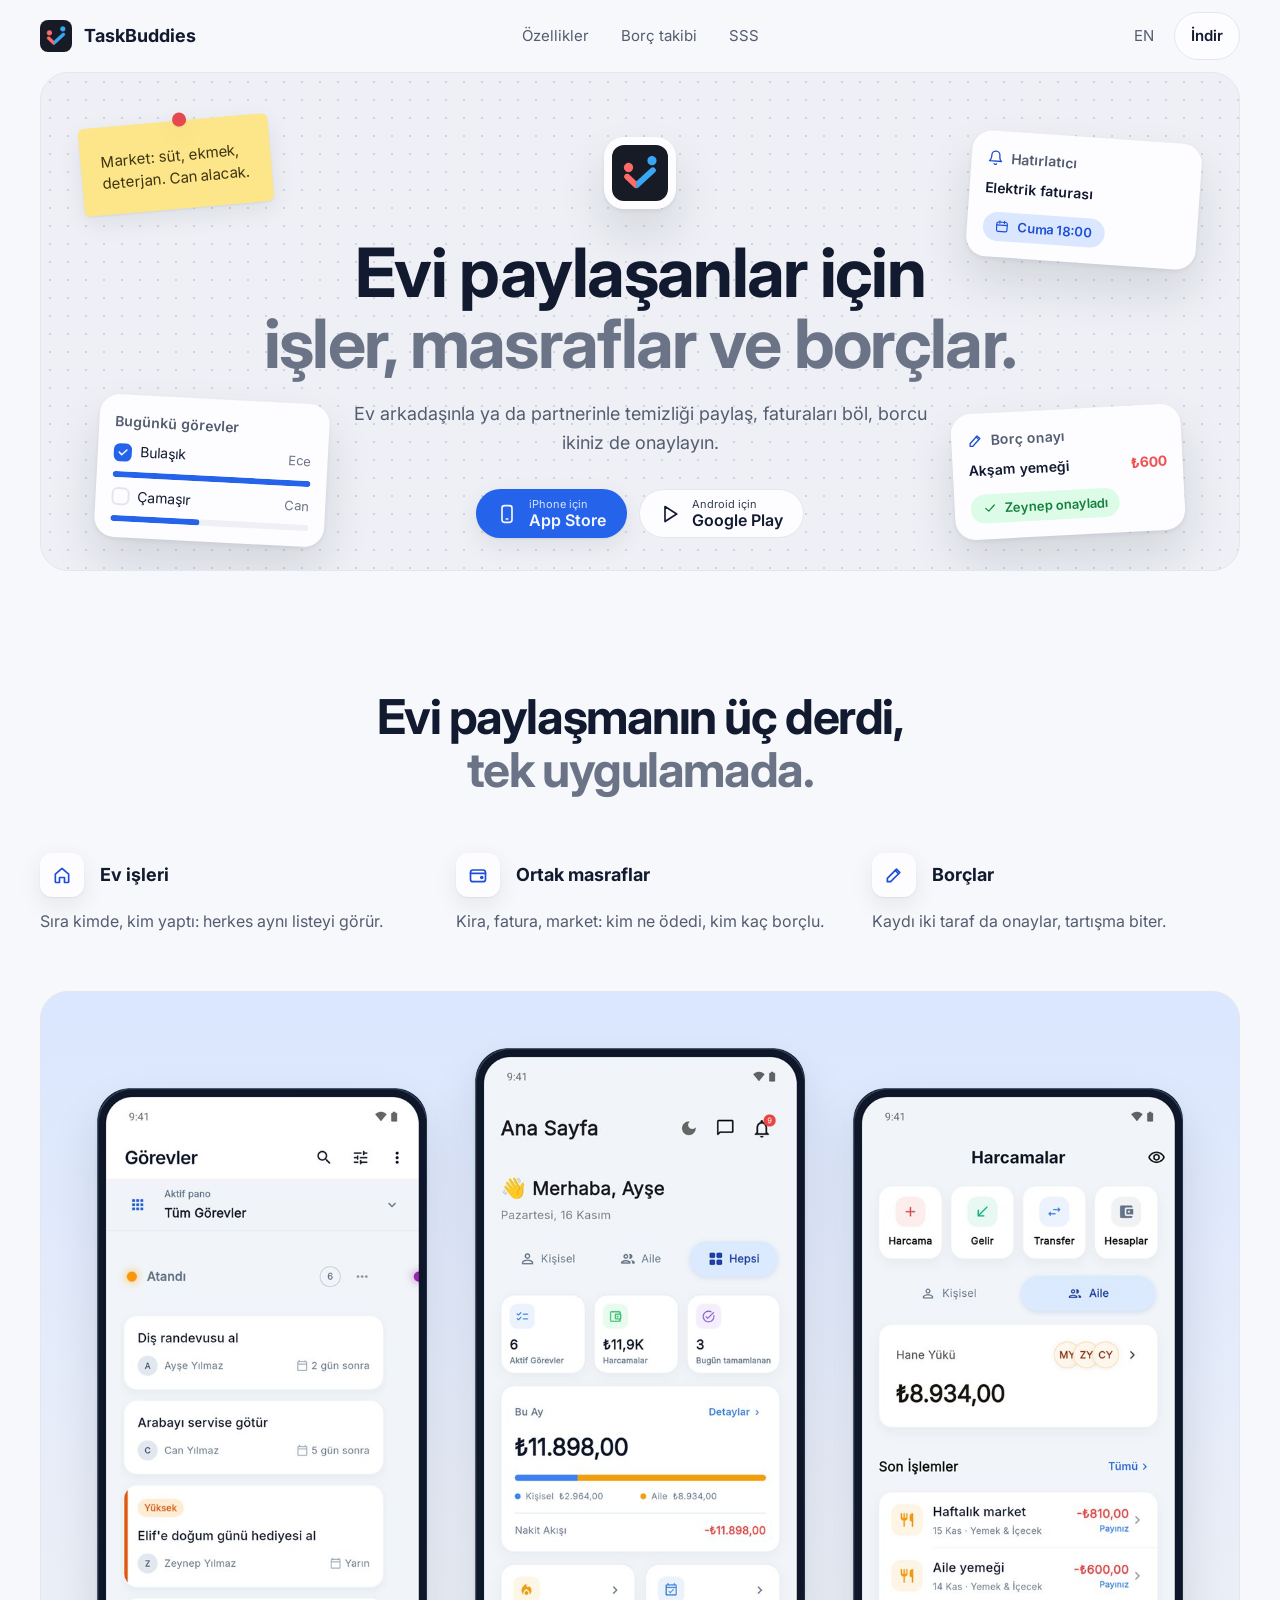
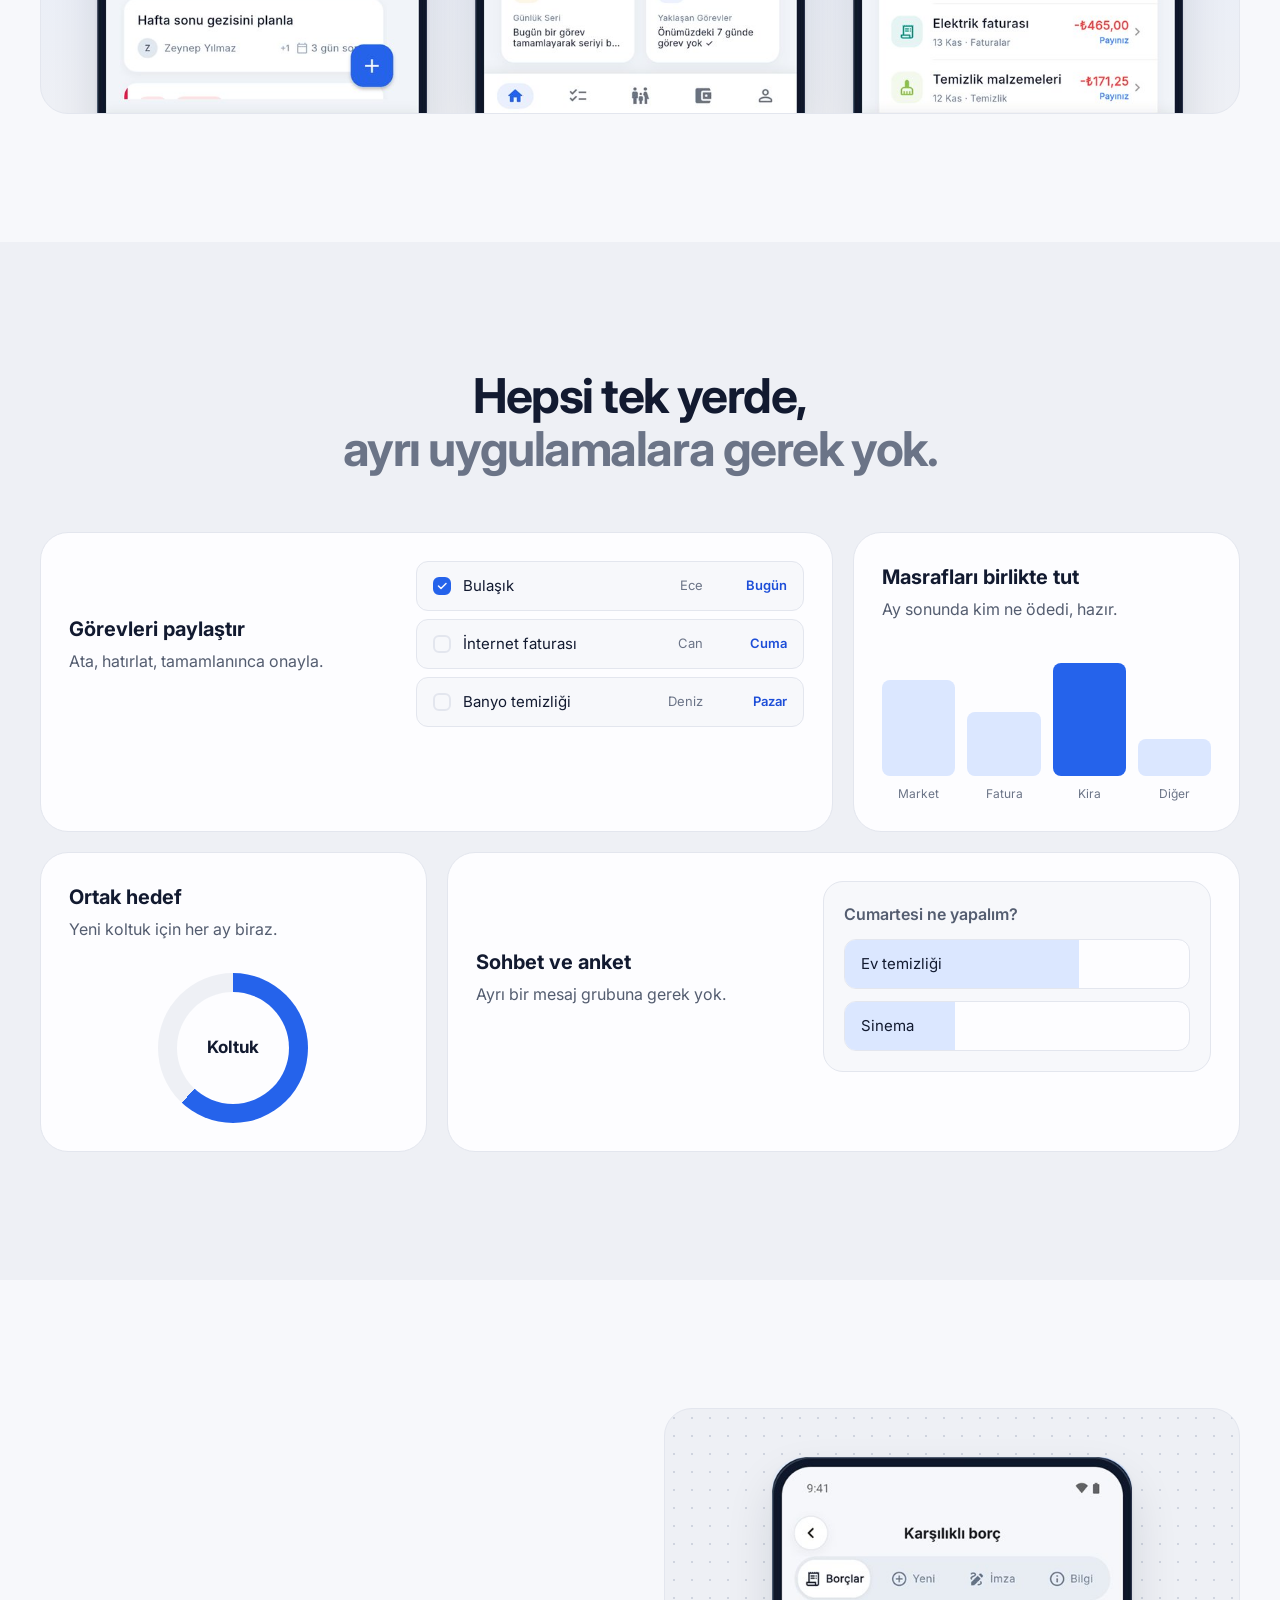
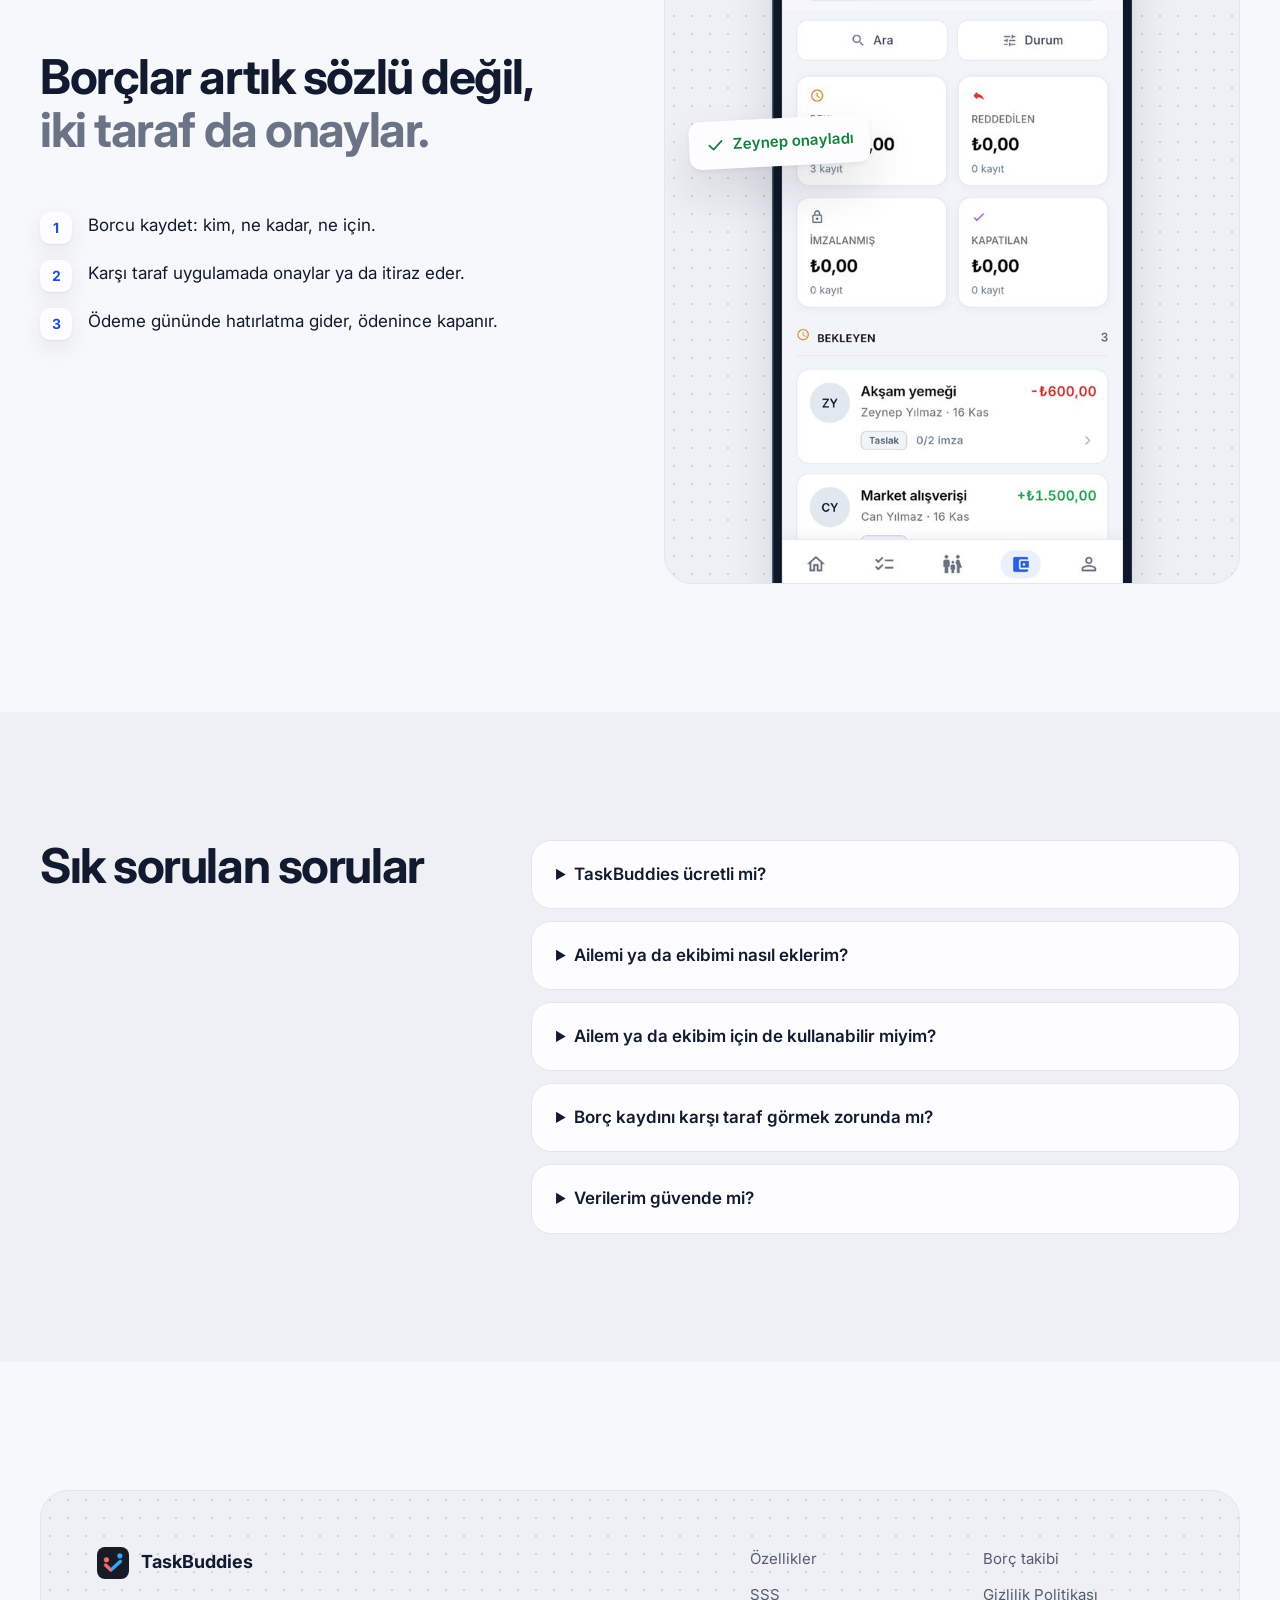
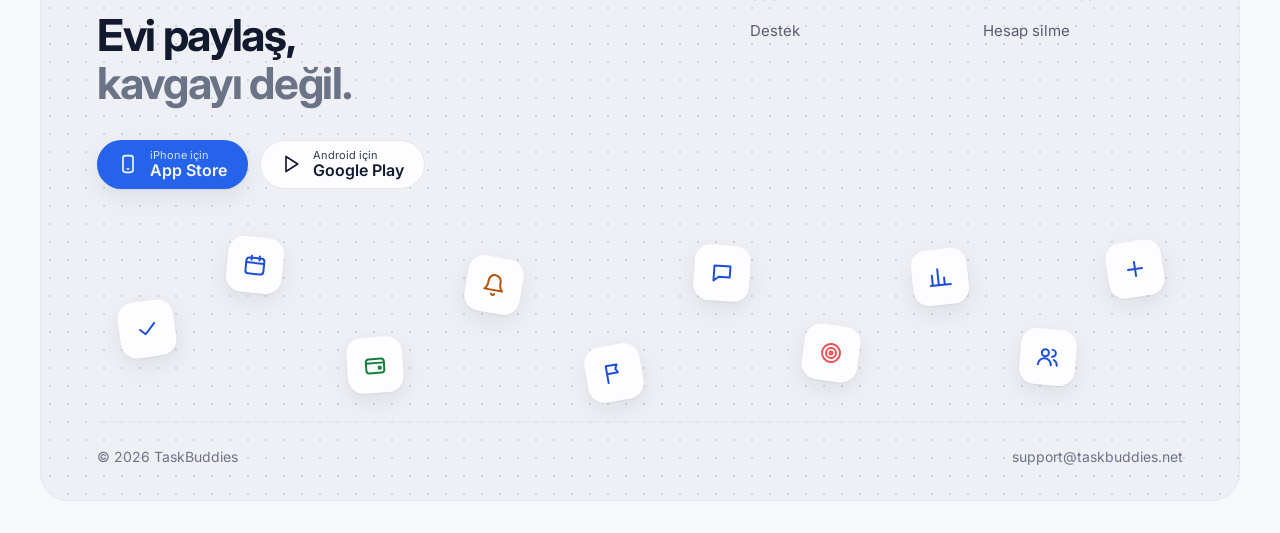
<file: index.html>
<!doctype html>
<html lang="tr">
<head>
  <meta charset="utf-8">
  <meta name="viewport" content="width=device-width, initial-scale=1">
  <title>TaskBuddies: Evi paylaşanlar için ev işleri, ortak masraflar ve borçlar</title>
  <meta name="description" content="Ev arkadaşınla ya da partnerinle ev işlerini paylaş, kirayı ve faturaları böl, borçları iki taraf da onaylasın. Evi paylaşanlar için ücretsiz uygulama.">
  <link rel="canonical" href="https://taskbuddies.net/">
  <link rel="alternate" hreflang="tr" href="https://taskbuddies.net/">
  <link rel="alternate" hreflang="en" href="https://taskbuddies.net/en/">
  <link rel="alternate" hreflang="x-default" href="https://taskbuddies.net/en/">
  <link rel="icon" type="image/png" href="/assets/icon-192.png?v=2">
  <link rel="apple-touch-icon" href="/assets/icon-192.png?v=2">
  <meta name="theme-color" content="#f7f8fb">
  <meta name="apple-itunes-app" content="app-id=6759522037">
  <meta property="og:type" content="website">
  <meta property="og:url" content="https://taskbuddies.net/">
  <meta property="og:title" content="TaskBuddies: Evi paylaşanlar için ev işleri, ortak masraflar ve borçlar">
  <meta property="og:description" content="Ev arkadaşınla ya da partnerinle ev işlerini paylaş, kirayı ve faturaları böl, borçları iki taraf da onaylasın. Evi paylaşanlar için ücretsiz uygulama.">
  <meta property="og:image" content="https://taskbuddies.net/assets/screens/tr-01-home.jpg">
  <meta property="og:locale" content="tr_TR">
  <meta name="twitter:card" content="summary_large_image">
  <link rel="preconnect" href="https://fonts.googleapis.com">
  <link rel="preconnect" href="https://fonts.gstatic.com" crossorigin>
  <link href="https://fonts.googleapis.com/css2?family=Inter:wght@400;600;700&display=swap" rel="stylesheet">
  <link rel="stylesheet" href="/style.css?v=91cb1b88c2">
  <script type="application/ld+json">{"@context":"https://schema.org","@type":"MobileApplication","name":"TaskBuddies","operatingSystem":"iOS, Android","applicationCategory":"ProductivityApplication","offers":{"@type":"Offer","price":"0","priceCurrency":"TRY"},"url":"https://taskbuddies.net/"}</script>
</head>
<body>
  <header class="top">
    <div class="wrap top-row">
      <a class="brand" href="/"><img src="/assets/icon-192.png?v=2" alt="" width="32" height="32">TaskBuddies</a>
      <nav class="links" aria-label="Bölümler">
        <a href="#ozellikler">Özellikler</a><a href="#borc">Borç takibi</a><a href="#sss">SSS</a>
      </nav>
      <div class="top-actions">
        <a class="lang" href="/en/" hreflang="en">EN</a>
        <a class="btn btn-ghost btn-sm" href="#indir">İndir</a>
      </div>
    </div>
  </header>

  <main>
    <div class="wrap">
      <section class="hero dots" aria-labelledby="h">
        <div class="hero-copy">
          <img class="app-tile" src="/assets/icon-192.png?v=2" alt="" width="72" height="72">
          <h1 id="h"><span>Evi paylaşanlar için</span> <span class="soft">işler, masraflar ve borçlar.</span></h1>
          <p class="lead">Ev arkadaşınla ya da partnerinle temizliği paylaş, faturaları böl, borcu ikiniz de onaylayın.</p>
          <div class="stores center">
          <a class="btn btn-primary" href="https://apps.apple.com/app/id6759522037?l=tr" rel="noopener"><svg class="i" viewBox="0 0 24 24" fill="none" stroke="currentColor" stroke-width="2" stroke-linecap="round" stroke-linejoin="round" aria-hidden="true"><rect x="6" y="2" width="12" height="20" rx="3"/><path d="M11 18h2"/></svg><span><small>iPhone için</small>App Store</span></a>
          <a class="btn btn-ghost" href="https://play.google.com/store/apps/details?id=com.taskbuddies.mobile&hl=tr" rel="noopener"><svg class="i" viewBox="0 0 24 24" fill="none" stroke="currentColor" stroke-width="2" stroke-linecap="round" stroke-linejoin="round" aria-hidden="true"><path d="M6 3l14 9-14 9z"/></svg><span><small>Android için</small>Google Play</span></a>
        </div>
        </div>

        <div class="float f-note" aria-hidden="true"><span class="pin"></span><p>Market: süt, ekmek, deterjan. Can alacak.</p></div>
        <div class="float f-rem card-ui" aria-hidden="true">
          <p class="ui-title"><svg class="i" viewBox="0 0 24 24" fill="none" stroke="currentColor" stroke-width="2" stroke-linecap="round" stroke-linejoin="round" aria-hidden="true"><path d="M6 8a6 6 0 0 1 12 0c0 7 3 9 3 9H3s3-2 3-9"/><path d="M10.3 21a1.9 1.9 0 0 0 3.4 0"/></svg>Hatırlatıcı</p>
          <p class="ui-strong">Elektrik faturası</p>
          <p class="chip"><svg class="i" viewBox="0 0 24 24" fill="none" stroke="currentColor" stroke-width="2" stroke-linecap="round" stroke-linejoin="round" aria-hidden="true"><rect x="3" y="5" width="18" height="16" rx="3"/><path d="M8 3v4M16 3v4M3 10h18"/></svg>Cuma 18:00</p>
        </div>
        <div class="float f-tasks card-ui" aria-hidden="true">
          <p class="ui-title">Bugünkü görevler</p>
          <div class="ui-row"><span class="tick done"><svg class="i" viewBox="0 0 24 24" fill="none" stroke="currentColor" stroke-width="2" stroke-linecap="round" stroke-linejoin="round" aria-hidden="true"><path d="M5 12l5 5L20 7"/></svg></span><span>Bulaşık</span><span class="who">Ece</span></div>
          <div class="bar"><i style="--w:100%"></i></div>
          <div class="ui-row"><span class="tick"></span><span>Çamaşır</span><span class="who">Can</span></div>
          <div class="bar"><i style="--w:45%"></i></div>
        </div>
        <div class="float f-debt card-ui" aria-hidden="true">
          <p class="ui-title"><svg class="i" viewBox="0 0 24 24" fill="none" stroke="currentColor" stroke-width="2" stroke-linecap="round" stroke-linejoin="round" aria-hidden="true"><path d="M4 20h4L19 9l-4-4L4 16z"/><path d="M13.5 6.5l4 4"/></svg>Borç onayı</p>
          <div class="ui-row"><span class="ui-strong">Akşam yemeği</span><span class="amt">₺600</span></div>
          <p class="chip ok"><svg class="i" viewBox="0 0 24 24" fill="none" stroke="currentColor" stroke-width="2" stroke-linecap="round" stroke-linejoin="round" aria-hidden="true"><path d="M5 12l5 5L20 7"/></svg>Zeynep onayladı</p>
        </div>
      </section>
    </div>

    <section id="ozellikler" class="block">
      <div class="wrap">
        <h2 class="h2"><span>Evi paylaşmanın üç derdi,</span> <span class="soft">tek uygulamada.</span></h2>
        <div class="cols">
          <div class="col"><span class="tile"><svg class="i" viewBox="0 0 24 24" fill="none" stroke="currentColor" stroke-width="2" stroke-linecap="round" stroke-linejoin="round" aria-hidden="true"><path d="M4 11l8-7 8 7v9a1 1 0 0 1-1 1h-4v-6h-6v6H5a1 1 0 0 1-1-1z"/></svg></span><h3>Ev işleri</h3><p>Sıra kimde, kim yaptı: herkes aynı listeyi görür.</p></div>
          <div class="col"><span class="tile"><svg class="i" viewBox="0 0 24 24" fill="none" stroke="currentColor" stroke-width="2" stroke-linecap="round" stroke-linejoin="round" aria-hidden="true"><rect x="3" y="6" width="18" height="14" rx="3"/><path d="M3 10h18"/><circle cx="16.5" cy="15" r="1.2"/></svg></span><h3>Ortak masraflar</h3><p>Kira, fatura, market: kim ne ödedi, kim kaç borçlu.</p></div>
          <div class="col"><span class="tile"><svg class="i" viewBox="0 0 24 24" fill="none" stroke="currentColor" stroke-width="2" stroke-linecap="round" stroke-linejoin="round" aria-hidden="true"><path d="M4 20h4L19 9l-4-4L4 16z"/><path d="M13.5 6.5l4 4"/></svg></span><h3>Borçlar</h3><p>Kaydı iki taraf da onaylar, tartışma biter.</p></div>
        </div>
        <div class="showcase">
          <img class="phone side" src="/assets/screens/tr-02-tasks.jpg" alt="Görev panosu: kim neyi ne zaman yapacak" width="480" height="968" loading="lazy">
          <img class="phone mid" src="/assets/screens/tr-01-home.jpg" alt="Ana sayfa: görevler ve bu ayki harcamalar" width="480" height="968" loading="lazy">
          <img class="phone side" src="/assets/screens/tr-04-exp_family.jpg" alt="Aile harcamaları kategorilere göre" width="480" height="968" loading="lazy">
        </div>
      </div>
    </section>

    <section class="block tint">
      <div class="wrap">
        <h2 class="h2"><span>Hepsi tek yerde,</span> <span class="soft">ayrı uygulamalara gerek yok.</span></h2>
        <div class="bento">
          <article class="b b-wide">
            <div class="b-text"><h3>Görevleri paylaştır</h3><p>Ata, hatırlat, tamamlanınca onayla.</p></div>
            <div class="mini-list" aria-hidden="true">
              <div class="mini-row"><span class="tick done"><svg class="i" viewBox="0 0 24 24" fill="none" stroke="currentColor" stroke-width="2" stroke-linecap="round" stroke-linejoin="round" aria-hidden="true"><path d="M5 12l5 5L20 7"/></svg></span><span>Bulaşık</span><span class="who">Ece</span><span class="when">Bugün</span></div>
              <div class="mini-row"><span class="tick"></span><span>İnternet faturası</span><span class="who">Can</span><span class="when">Cuma</span></div>
              <div class="mini-row"><span class="tick"></span><span>Banyo temizliği</span><span class="who">Deniz</span><span class="when">Pazar</span></div>
            </div>
          </article>
          <article class="b">
            <div class="b-text"><h3>Masrafları birlikte tut</h3><p>Ay sonunda kim ne ödedi, hazır.</p></div>
            <div class="bars" aria-hidden="true">
              <div class="bar-col" style="--h:78%"><i></i><span>Market</span></div><div class="bar-col" style="--h:52%"><i></i><span>Fatura</span></div><div class="bar-col" style="--h:92%"><i></i><span>Kira</span></div><div class="bar-col" style="--h:30%"><i></i><span>Diğer</span></div>
            </div>
          </article>
          <article class="b">
            <div class="b-text"><h3>Ortak hedef</h3><p>Yeni koltuk için her ay biraz.</p></div>
            <div class="ring" aria-hidden="true"><span>Koltuk</span></div>
          </article>
          <article class="b b-wide">
            <div class="b-text"><h3>Sohbet ve anket</h3><p>Ayrı bir mesaj grubuna gerek yok.</p></div>
            <div class="poll" aria-hidden="true">
              <p class="ui-strong">Cumartesi ne yapalım?</p>
              <div class="opt" style="--w:68%"><span>Ev temizliği</span></div>
              <div class="opt" style="--w:32%"><span>Sinema</span></div>
            </div>
          </article>
        </div>
      </div>
    </section>

    <section id="borc" class="block">
      <div class="wrap split">
        <div>
          <h2 class="h2 left"><span>Borçlar artık sözlü değil,</span> <span class="soft">iki taraf da onaylar.</span></h2>
          <ol class="steps">
            <li>Borcu kaydet: kim, ne kadar, ne için.</li>
            <li>Karşı taraf uygulamada onaylar ya da itiraz eder.</li>
            <li>Ödeme gününde hatırlatma gider, ödenince kapanır.</li>
          </ol>
        </div>
        <div class="debt-visual">
          <img class="phone solo" src="/assets/screens/tr-05-debts.jpg" alt="Karşılıklı borç ekranı: bekleyen, imzalanmış ve kapatılan kayıtlar" width="480" height="968" loading="lazy">
          <p class="float-badge"><svg class="i" viewBox="0 0 24 24" fill="none" stroke="currentColor" stroke-width="2" stroke-linecap="round" stroke-linejoin="round" aria-hidden="true"><path d="M5 12l5 5L20 7"/></svg>Zeynep onayladı</p>
        </div>
      </div>
    </section>

    <section id="sss" class="block tint">
      <div class="wrap faq-wrap">
        <h2 class="h2 left">Sık sorulan sorular</h2>
        <div class="faq">
          <details><summary>TaskBuddies ücretli mi?</summary><p>İndirmesi ve temel özellikleri ücretsiz. Görevler, harcama girişi, borç takibi ve sohbet herkese açık.</p></details>
          <details><summary>Ailemi ya da ekibimi nasıl eklerim?</summary><p>Bir aile ya da ekip oluştur, üyeleri e-posta ile davet et. Davet bağlantısına dokunan kişi doğrudan uygulamaya katılır.</p></details>
          <details><summary>Ailem ya da ekibim için de kullanabilir miyim?</summary><p>Evet. Ev modu aileler için de çalışır; İş modunda görev atama, harcama onayı ve raporlar var.</p></details>
          <details><summary>Borç kaydını karşı taraf görmek zorunda mı?</summary><p>Evet, borç kaydı iki taraflıdır. Karşı taraf onaylar ya da itiraz eder; iki taraf da aynı rakamı görür.</p></details>
          <details><summary>Verilerim güvende mi?</summary><p>Verilerin şifreli bağlantıyla taşınır ve yalnızca senin ve davet ettiğin kişilerin erişimine açıktır. Hesabını istediğin zaman silebilirsin.</p></details>
        </div>
      </div>
    </section>
  </main>

  <footer id="indir" class="wrap">
    <div class="foot dots">
      <div class="foot-top">
        <div>
          <a class="brand dark" href="/"><img src="/assets/icon-192.png?v=2" alt="" width="32" height="32">TaskBuddies</a>
          <p class="foot-h"><span>Evi paylaş,</span> <span class="soft">kavgayı değil.</span></p>
          <div class="stores ">
          <a class="btn btn-primary" href="https://apps.apple.com/app/id6759522037?l=tr" rel="noopener"><svg class="i" viewBox="0 0 24 24" fill="none" stroke="currentColor" stroke-width="2" stroke-linecap="round" stroke-linejoin="round" aria-hidden="true"><rect x="6" y="2" width="12" height="20" rx="3"/><path d="M11 18h2"/></svg><span><small>iPhone için</small>App Store</span></a>
          <a class="btn btn-ghost" href="https://play.google.com/store/apps/details?id=com.taskbuddies.mobile&hl=tr" rel="noopener"><svg class="i" viewBox="0 0 24 24" fill="none" stroke="currentColor" stroke-width="2" stroke-linecap="round" stroke-linejoin="round" aria-hidden="true"><path d="M6 3l14 9-14 9z"/></svg><span><small>Android için</small>Google Play</span></a>
        </div>
        </div>
        <nav class="foot-links" aria-label="Alt bağlantılar">
          <a href="#ozellikler">Özellikler</a>
          <a href="#borc">Borç takibi</a>
          <a href="#sss">SSS</a>
          <a href="https://taskbuddies.github.io/taskbuddies-support/privacy.html">Gizlilik Politikası</a>
          <a href="https://taskbuddies.github.io/taskbuddies-support/">Destek</a>
          <a href="https://api.taskbuddies.net/account-deletion/">Hesap silme</a>
        </nav>
      </div>
      <div class="tiles" aria-hidden="true">
        <span class="tile t0"><svg class="i" viewBox="0 0 24 24" fill="none" stroke="currentColor" stroke-width="2" stroke-linecap="round" stroke-linejoin="round" aria-hidden="true"><path d="M5 12l5 5L20 7"/></svg></span><span class="tile t1"><svg class="i" viewBox="0 0 24 24" fill="none" stroke="currentColor" stroke-width="2" stroke-linecap="round" stroke-linejoin="round" aria-hidden="true"><rect x="3" y="5" width="18" height="16" rx="3"/><path d="M8 3v4M16 3v4M3 10h18"/></svg></span><span class="tile t2"><svg class="i" viewBox="0 0 24 24" fill="none" stroke="currentColor" stroke-width="2" stroke-linecap="round" stroke-linejoin="round" aria-hidden="true"><rect x="3" y="6" width="18" height="14" rx="3"/><path d="M3 10h18"/><circle cx="16.5" cy="15" r="1.2"/></svg></span><span class="tile t3"><svg class="i" viewBox="0 0 24 24" fill="none" stroke="currentColor" stroke-width="2" stroke-linecap="round" stroke-linejoin="round" aria-hidden="true"><path d="M6 8a6 6 0 0 1 12 0c0 7 3 9 3 9H3s3-2 3-9"/><path d="M10.3 21a1.9 1.9 0 0 0 3.4 0"/></svg></span><span class="tile t4"><svg class="i" viewBox="0 0 24 24" fill="none" stroke="currentColor" stroke-width="2" stroke-linecap="round" stroke-linejoin="round" aria-hidden="true"><path d="M5 21V4h11l-2 4 2 4H5"/></svg></span><span class="tile t5"><svg class="i" viewBox="0 0 24 24" fill="none" stroke="currentColor" stroke-width="2" stroke-linecap="round" stroke-linejoin="round" aria-hidden="true"><path d="M4 5h16v11H9l-5 4z"/></svg></span><span class="tile t6"><svg class="i" viewBox="0 0 24 24" fill="none" stroke="currentColor" stroke-width="2" stroke-linecap="round" stroke-linejoin="round" aria-hidden="true"><circle cx="12" cy="12" r="9"/><circle cx="12" cy="12" r="5"/><circle cx="12" cy="12" r="1.5"/></svg></span><span class="tile t7"><svg class="i" viewBox="0 0 24 24" fill="none" stroke="currentColor" stroke-width="2" stroke-linecap="round" stroke-linejoin="round" aria-hidden="true"><path d="M4 20V10M10 20V4M16 20v-7M2 20h20"/></svg></span><span class="tile t8"><svg class="i" viewBox="0 0 24 24" fill="none" stroke="currentColor" stroke-width="2" stroke-linecap="round" stroke-linejoin="round" aria-hidden="true"><circle cx="9" cy="8" r="3.5"/><path d="M2.5 20a6.5 6.5 0 0 1 13 0"/><path d="M16 4.5a3.5 3.5 0 0 1 0 7"/><path d="M18 14.5a6.5 6.5 0 0 1 3.5 5.5"/></svg></span><span class="tile t9"><svg class="i" viewBox="0 0 24 24" fill="none" stroke="currentColor" stroke-width="2" stroke-linecap="round" stroke-linejoin="round" aria-hidden="true"><path d="M12 5v14M5 12h14"/></svg></span>
      </div>
      <div class="foot-bottom"><span>© 2026 TaskBuddies</span><a href="mailto:support@taskbuddies.net">support@taskbuddies.net</a></div>
    </div>
  </footer>
</body>
</html>
</file>
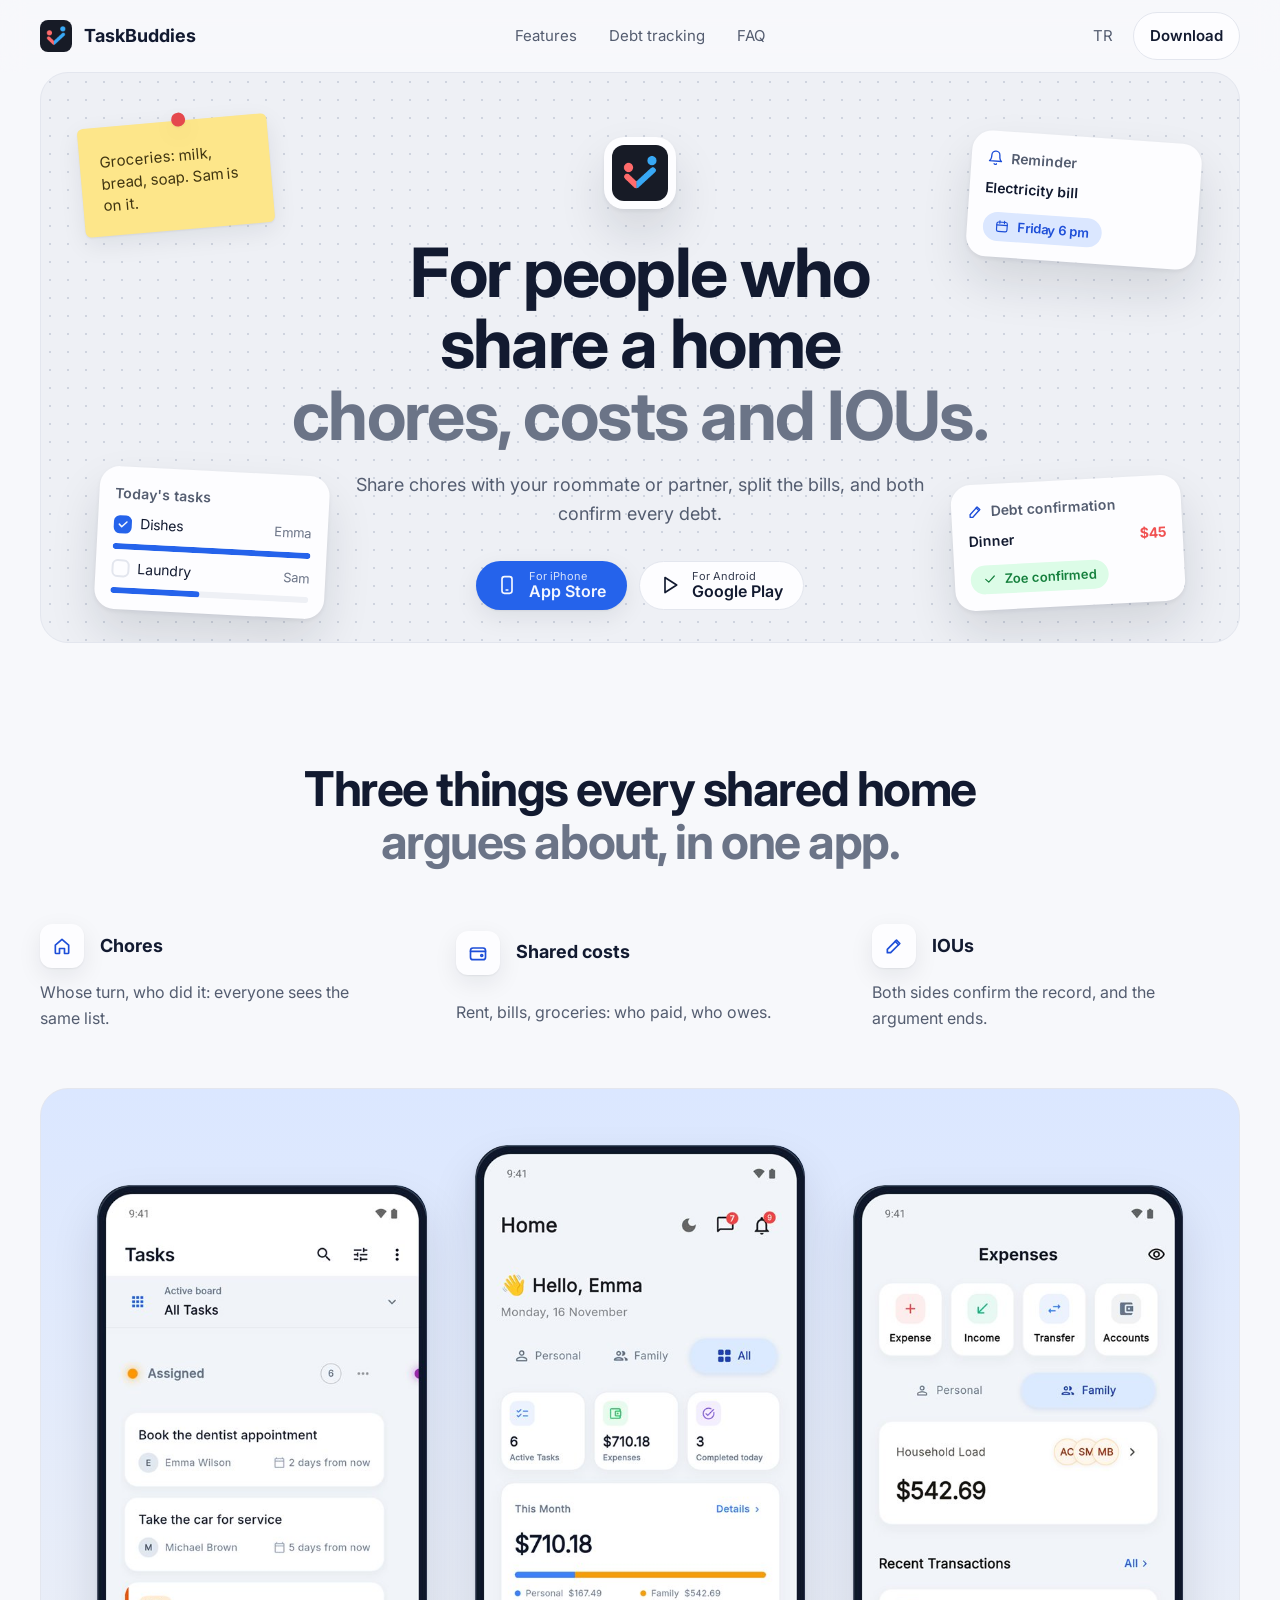
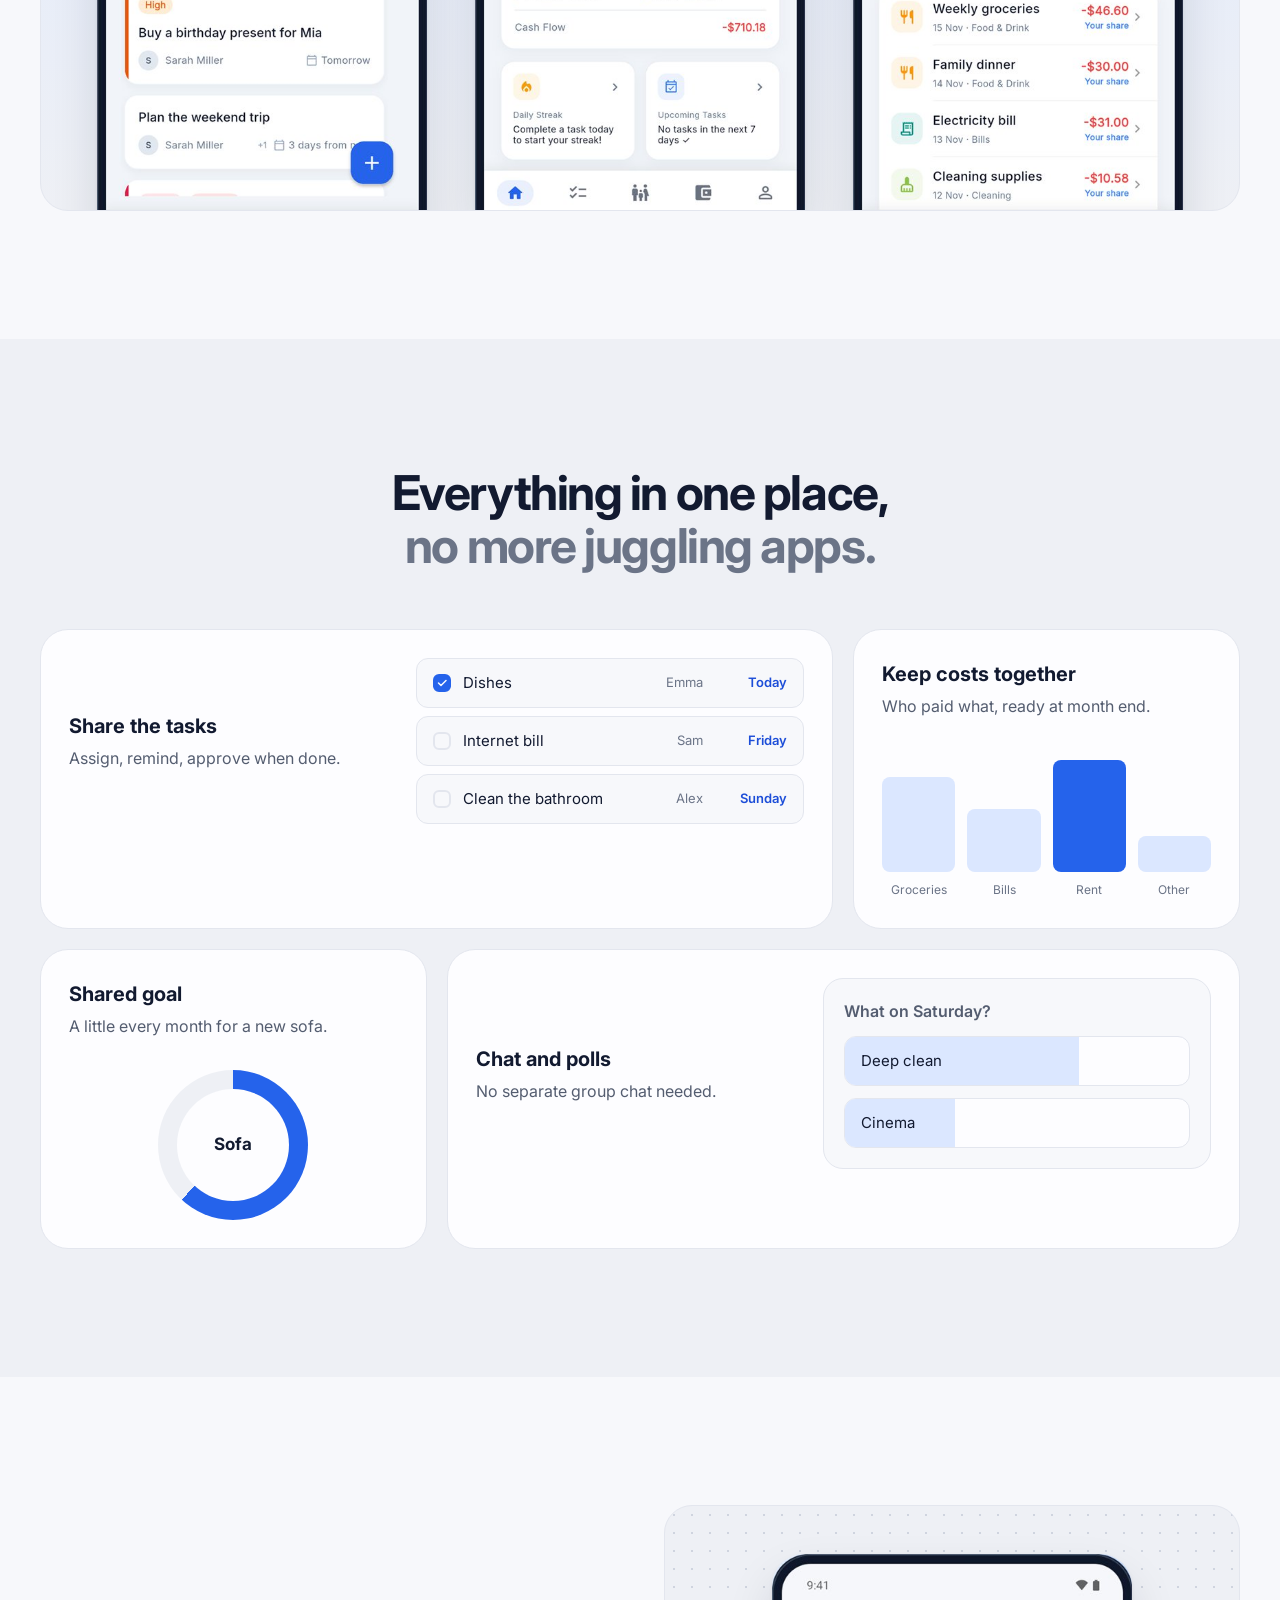
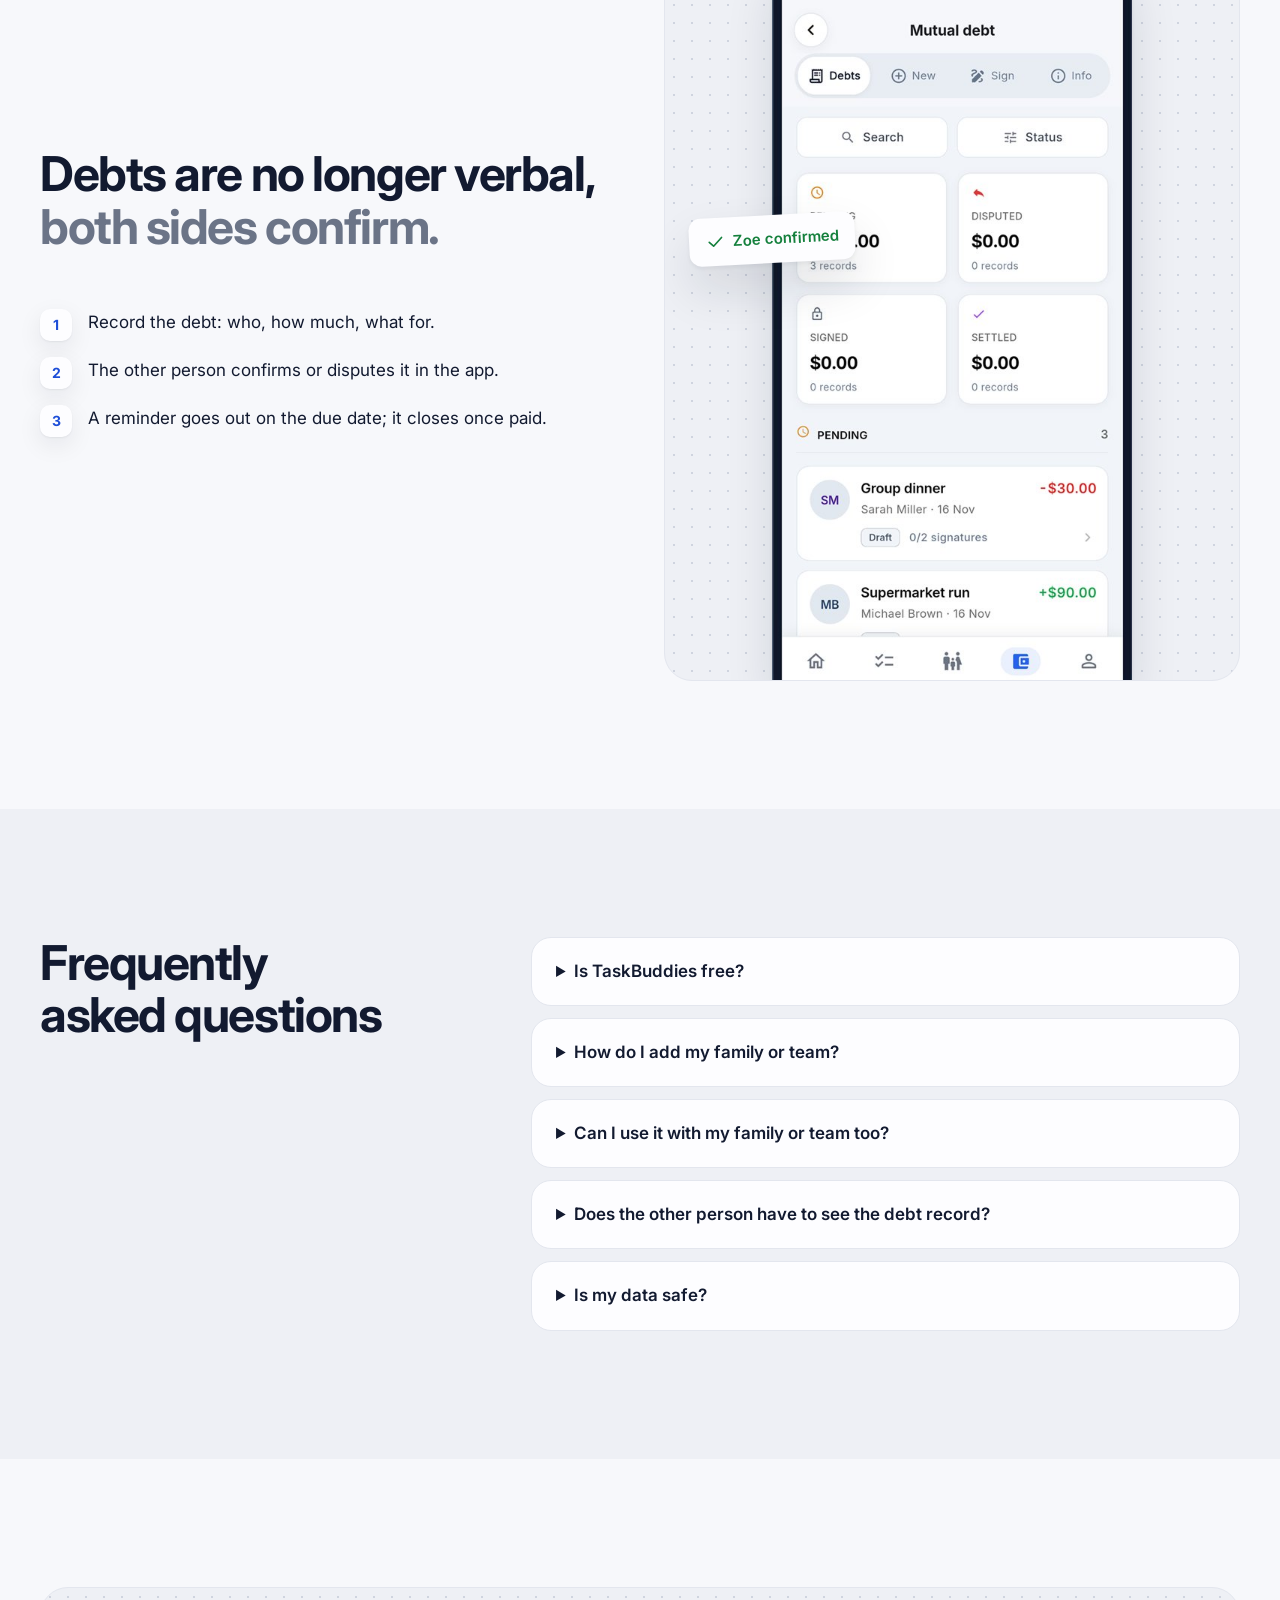
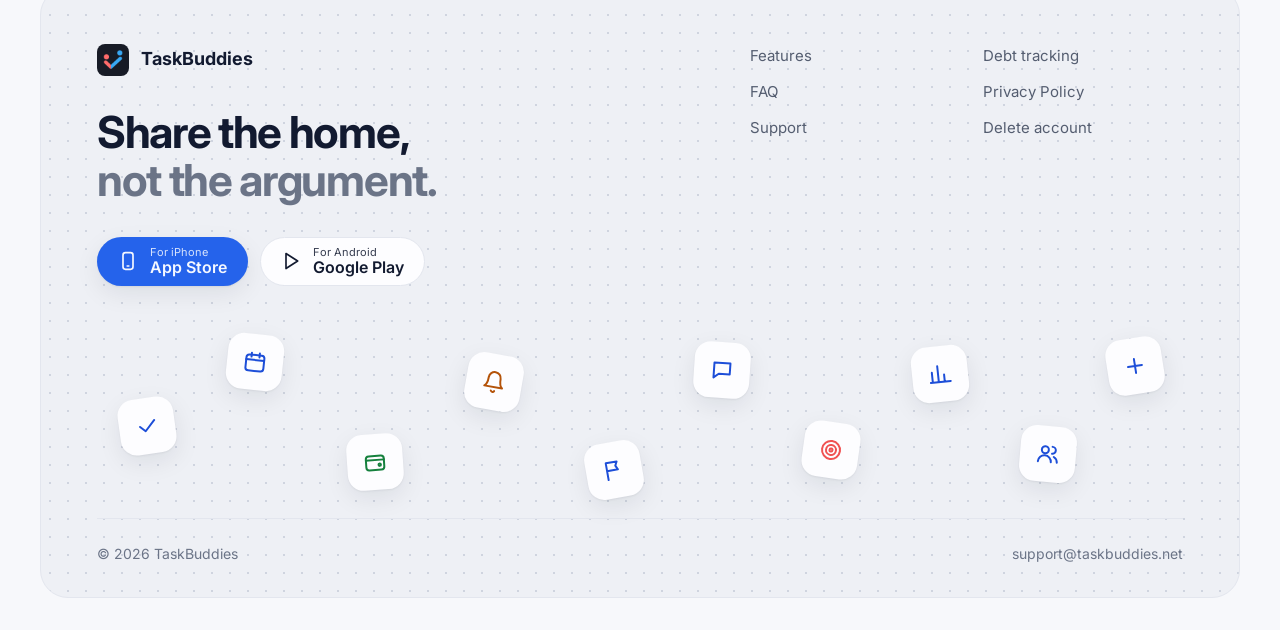
<file: en/index.html>
<!doctype html>
<html lang="en">
<head>
  <meta charset="utf-8">
  <meta name="viewport" content="width=device-width, initial-scale=1">
  <title>TaskBuddies: Chores, shared costs and IOUs for people who share a home</title>
  <meta name="description" content="Share chores with your roommate or partner, split rent and bills, and let both sides confirm every debt. A free app for people who share a home.">
  <link rel="canonical" href="https://taskbuddies.net/en/">
  <link rel="alternate" hreflang="tr" href="https://taskbuddies.net/">
  <link rel="alternate" hreflang="en" href="https://taskbuddies.net/en/">
  <link rel="alternate" hreflang="x-default" href="https://taskbuddies.net/en/">
  <link rel="icon" type="image/png" href="/assets/icon-192.png?v=2">
  <link rel="apple-touch-icon" href="/assets/icon-192.png?v=2">
  <meta name="theme-color" content="#f7f8fb">
  <meta name="apple-itunes-app" content="app-id=6759522037">
  <meta property="og:type" content="website">
  <meta property="og:url" content="https://taskbuddies.net/en/">
  <meta property="og:title" content="TaskBuddies: Chores, shared costs and IOUs for people who share a home">
  <meta property="og:description" content="Share chores with your roommate or partner, split rent and bills, and let both sides confirm every debt. A free app for people who share a home.">
  <meta property="og:image" content="https://taskbuddies.net/assets/screens/en-01-home.jpg">
  <meta property="og:locale" content="en_US">
  <meta name="twitter:card" content="summary_large_image">
  <link rel="preconnect" href="https://fonts.googleapis.com">
  <link rel="preconnect" href="https://fonts.gstatic.com" crossorigin>
  <link href="https://fonts.googleapis.com/css2?family=Inter:wght@400;600;700&display=swap" rel="stylesheet">
  <link rel="stylesheet" href="/style.css?v=91cb1b88c2">
  <script type="application/ld+json">{"@context":"https://schema.org","@type":"MobileApplication","name":"TaskBuddies","operatingSystem":"iOS, Android","applicationCategory":"ProductivityApplication","offers":{"@type":"Offer","price":"0","priceCurrency":"USD"},"url":"https://taskbuddies.net/en/"}</script>
</head>
<body>
  <header class="top">
    <div class="wrap top-row">
      <a class="brand" href="/en/"><img src="/assets/icon-192.png?v=2" alt="" width="32" height="32">TaskBuddies</a>
      <nav class="links" aria-label="Sections">
        <a href="#features">Features</a><a href="#debts">Debt tracking</a><a href="#faq">FAQ</a>
      </nav>
      <div class="top-actions">
        <a class="lang" href="/" hreflang="tr">TR</a>
        <a class="btn btn-ghost btn-sm" href="#download">Download</a>
      </div>
    </div>
  </header>

  <main>
    <div class="wrap">
      <section class="hero dots" aria-labelledby="h">
        <div class="hero-copy">
          <img class="app-tile" src="/assets/icon-192.png?v=2" alt="" width="72" height="72">
          <h1 id="h"><span>For people who share a home</span> <span class="soft">chores, costs and IOUs.</span></h1>
          <p class="lead">Share chores with your roommate or partner, split the bills, and both confirm every debt.</p>
          <div class="stores center">
          <a class="btn btn-primary" href="https://apps.apple.com/app/id6759522037" rel="noopener"><svg class="i" viewBox="0 0 24 24" fill="none" stroke="currentColor" stroke-width="2" stroke-linecap="round" stroke-linejoin="round" aria-hidden="true"><rect x="6" y="2" width="12" height="20" rx="3"/><path d="M11 18h2"/></svg><span><small>For iPhone</small>App Store</span></a>
          <a class="btn btn-ghost" href="https://play.google.com/store/apps/details?id=com.taskbuddies.mobile&hl=en" rel="noopener"><svg class="i" viewBox="0 0 24 24" fill="none" stroke="currentColor" stroke-width="2" stroke-linecap="round" stroke-linejoin="round" aria-hidden="true"><path d="M6 3l14 9-14 9z"/></svg><span><small>For Android</small>Google Play</span></a>
        </div>
        </div>

        <div class="float f-note" aria-hidden="true"><span class="pin"></span><p>Groceries: milk, bread, soap. Sam is on it.</p></div>
        <div class="float f-rem card-ui" aria-hidden="true">
          <p class="ui-title"><svg class="i" viewBox="0 0 24 24" fill="none" stroke="currentColor" stroke-width="2" stroke-linecap="round" stroke-linejoin="round" aria-hidden="true"><path d="M6 8a6 6 0 0 1 12 0c0 7 3 9 3 9H3s3-2 3-9"/><path d="M10.3 21a1.9 1.9 0 0 0 3.4 0"/></svg>Reminder</p>
          <p class="ui-strong">Electricity bill</p>
          <p class="chip"><svg class="i" viewBox="0 0 24 24" fill="none" stroke="currentColor" stroke-width="2" stroke-linecap="round" stroke-linejoin="round" aria-hidden="true"><rect x="3" y="5" width="18" height="16" rx="3"/><path d="M8 3v4M16 3v4M3 10h18"/></svg>Friday 6 pm</p>
        </div>
        <div class="float f-tasks card-ui" aria-hidden="true">
          <p class="ui-title">Today's tasks</p>
          <div class="ui-row"><span class="tick done"><svg class="i" viewBox="0 0 24 24" fill="none" stroke="currentColor" stroke-width="2" stroke-linecap="round" stroke-linejoin="round" aria-hidden="true"><path d="M5 12l5 5L20 7"/></svg></span><span>Dishes</span><span class="who">Emma</span></div>
          <div class="bar"><i style="--w:100%"></i></div>
          <div class="ui-row"><span class="tick"></span><span>Laundry</span><span class="who">Sam</span></div>
          <div class="bar"><i style="--w:45%"></i></div>
        </div>
        <div class="float f-debt card-ui" aria-hidden="true">
          <p class="ui-title"><svg class="i" viewBox="0 0 24 24" fill="none" stroke="currentColor" stroke-width="2" stroke-linecap="round" stroke-linejoin="round" aria-hidden="true"><path d="M4 20h4L19 9l-4-4L4 16z"/><path d="M13.5 6.5l4 4"/></svg>Debt confirmation</p>
          <div class="ui-row"><span class="ui-strong">Dinner</span><span class="amt">$45</span></div>
          <p class="chip ok"><svg class="i" viewBox="0 0 24 24" fill="none" stroke="currentColor" stroke-width="2" stroke-linecap="round" stroke-linejoin="round" aria-hidden="true"><path d="M5 12l5 5L20 7"/></svg>Zoe confirmed</p>
        </div>
      </section>
    </div>

    <section id="features" class="block">
      <div class="wrap">
        <h2 class="h2"><span>Three things every shared home</span> <span class="soft">argues about, in one app.</span></h2>
        <div class="cols">
          <div class="col"><span class="tile"><svg class="i" viewBox="0 0 24 24" fill="none" stroke="currentColor" stroke-width="2" stroke-linecap="round" stroke-linejoin="round" aria-hidden="true"><path d="M4 11l8-7 8 7v9a1 1 0 0 1-1 1h-4v-6h-6v6H5a1 1 0 0 1-1-1z"/></svg></span><h3>Chores</h3><p>Whose turn, who did it: everyone sees the same list.</p></div>
          <div class="col"><span class="tile"><svg class="i" viewBox="0 0 24 24" fill="none" stroke="currentColor" stroke-width="2" stroke-linecap="round" stroke-linejoin="round" aria-hidden="true"><rect x="3" y="6" width="18" height="14" rx="3"/><path d="M3 10h18"/><circle cx="16.5" cy="15" r="1.2"/></svg></span><h3>Shared costs</h3><p>Rent, bills, groceries: who paid, who owes.</p></div>
          <div class="col"><span class="tile"><svg class="i" viewBox="0 0 24 24" fill="none" stroke="currentColor" stroke-width="2" stroke-linecap="round" stroke-linejoin="round" aria-hidden="true"><path d="M4 20h4L19 9l-4-4L4 16z"/><path d="M13.5 6.5l4 4"/></svg></span><h3>IOUs</h3><p>Both sides confirm the record, and the argument ends.</p></div>
        </div>
        <div class="showcase">
          <img class="phone side" src="/assets/screens/en-02-tasks.jpg" alt="Task board: who does what, and when" width="480" height="968" loading="lazy">
          <img class="phone mid" src="/assets/screens/en-01-home.jpg" alt="Home: tasks and this month’s spending" width="480" height="968" loading="lazy">
          <img class="phone side" src="/assets/screens/en-04-exp_family.jpg" alt="Family spending by category" width="480" height="968" loading="lazy">
        </div>
      </div>
    </section>

    <section class="block tint">
      <div class="wrap">
        <h2 class="h2"><span>Everything in one place,</span> <span class="soft">no more juggling apps.</span></h2>
        <div class="bento">
          <article class="b b-wide">
            <div class="b-text"><h3>Share the tasks</h3><p>Assign, remind, approve when done.</p></div>
            <div class="mini-list" aria-hidden="true">
              <div class="mini-row"><span class="tick done"><svg class="i" viewBox="0 0 24 24" fill="none" stroke="currentColor" stroke-width="2" stroke-linecap="round" stroke-linejoin="round" aria-hidden="true"><path d="M5 12l5 5L20 7"/></svg></span><span>Dishes</span><span class="who">Emma</span><span class="when">Today</span></div>
              <div class="mini-row"><span class="tick"></span><span>Internet bill</span><span class="who">Sam</span><span class="when">Friday</span></div>
              <div class="mini-row"><span class="tick"></span><span>Clean the bathroom</span><span class="who">Alex</span><span class="when">Sunday</span></div>
            </div>
          </article>
          <article class="b">
            <div class="b-text"><h3>Keep costs together</h3><p>Who paid what, ready at month end.</p></div>
            <div class="bars" aria-hidden="true">
              <div class="bar-col" style="--h:78%"><i></i><span>Groceries</span></div><div class="bar-col" style="--h:52%"><i></i><span>Bills</span></div><div class="bar-col" style="--h:92%"><i></i><span>Rent</span></div><div class="bar-col" style="--h:30%"><i></i><span>Other</span></div>
            </div>
          </article>
          <article class="b">
            <div class="b-text"><h3>Shared goal</h3><p>A little every month for a new sofa.</p></div>
            <div class="ring" aria-hidden="true"><span>Sofa</span></div>
          </article>
          <article class="b b-wide">
            <div class="b-text"><h3>Chat and polls</h3><p>No separate group chat needed.</p></div>
            <div class="poll" aria-hidden="true">
              <p class="ui-strong">What on Saturday?</p>
              <div class="opt" style="--w:68%"><span>Deep clean</span></div>
              <div class="opt" style="--w:32%"><span>Cinema</span></div>
            </div>
          </article>
        </div>
      </div>
    </section>

    <section id="debts" class="block">
      <div class="wrap split">
        <div>
          <h2 class="h2 left"><span>Debts are no longer verbal,</span> <span class="soft">both sides confirm.</span></h2>
          <ol class="steps">
            <li>Record the debt: who, how much, what for.</li>
            <li>The other person confirms or disputes it in the app.</li>
            <li>A reminder goes out on the due date; it closes once paid.</li>
          </ol>
        </div>
        <div class="debt-visual">
          <img class="phone solo" src="/assets/screens/en-05-debts.jpg" alt="Mutual debt screen: pending, signed and closed records" width="480" height="968" loading="lazy">
          <p class="float-badge"><svg class="i" viewBox="0 0 24 24" fill="none" stroke="currentColor" stroke-width="2" stroke-linecap="round" stroke-linejoin="round" aria-hidden="true"><path d="M5 12l5 5L20 7"/></svg>Zoe confirmed</p>
        </div>
      </div>
    </section>

    <section id="faq" class="block tint">
      <div class="wrap faq-wrap">
        <h2 class="h2 left">Frequently asked questions</h2>
        <div class="faq">
          <details><summary>Is TaskBuddies free?</summary><p>It is free to download and the core features are free. Tasks, expense logging, debt tracking and chat are open to everyone.</p></details>
          <details><summary>How do I add my family or team?</summary><p>Create a family or team and invite members by email. Anyone who taps the invite link joins straight in the app.</p></details>
          <details><summary>Can I use it with my family or team too?</summary><p>Yes. Home mode works for families too; Business mode adds task assignment, expense approval and reports.</p></details>
          <details><summary>Does the other person have to see the debt record?</summary><p>Yes, debt records are two-sided. The other person confirms or disputes it, so both sides see the same number.</p></details>
          <details><summary>Is my data safe?</summary><p>Your data travels over an encrypted connection and is only visible to you and the people you invite. You can delete your account anytime.</p></details>
        </div>
      </div>
    </section>
  </main>

  <footer id="download" class="wrap">
    <div class="foot dots">
      <div class="foot-top">
        <div>
          <a class="brand dark" href="/en/"><img src="/assets/icon-192.png?v=2" alt="" width="32" height="32">TaskBuddies</a>
          <p class="foot-h"><span>Share the home,</span> <span class="soft">not the argument.</span></p>
          <div class="stores ">
          <a class="btn btn-primary" href="https://apps.apple.com/app/id6759522037" rel="noopener"><svg class="i" viewBox="0 0 24 24" fill="none" stroke="currentColor" stroke-width="2" stroke-linecap="round" stroke-linejoin="round" aria-hidden="true"><rect x="6" y="2" width="12" height="20" rx="3"/><path d="M11 18h2"/></svg><span><small>For iPhone</small>App Store</span></a>
          <a class="btn btn-ghost" href="https://play.google.com/store/apps/details?id=com.taskbuddies.mobile&hl=en" rel="noopener"><svg class="i" viewBox="0 0 24 24" fill="none" stroke="currentColor" stroke-width="2" stroke-linecap="round" stroke-linejoin="round" aria-hidden="true"><path d="M6 3l14 9-14 9z"/></svg><span><small>For Android</small>Google Play</span></a>
        </div>
        </div>
        <nav class="foot-links" aria-label="Footer links">
          <a href="#features">Features</a>
          <a href="#debts">Debt tracking</a>
          <a href="#faq">FAQ</a>
          <a href="https://taskbuddies.github.io/taskbuddies-support/privacy.html">Privacy Policy</a>
          <a href="https://taskbuddies.github.io/taskbuddies-support/">Support</a>
          <a href="https://api.taskbuddies.net/account-deletion/">Delete account</a>
        </nav>
      </div>
      <div class="tiles" aria-hidden="true">
        <span class="tile t0"><svg class="i" viewBox="0 0 24 24" fill="none" stroke="currentColor" stroke-width="2" stroke-linecap="round" stroke-linejoin="round" aria-hidden="true"><path d="M5 12l5 5L20 7"/></svg></span><span class="tile t1"><svg class="i" viewBox="0 0 24 24" fill="none" stroke="currentColor" stroke-width="2" stroke-linecap="round" stroke-linejoin="round" aria-hidden="true"><rect x="3" y="5" width="18" height="16" rx="3"/><path d="M8 3v4M16 3v4M3 10h18"/></svg></span><span class="tile t2"><svg class="i" viewBox="0 0 24 24" fill="none" stroke="currentColor" stroke-width="2" stroke-linecap="round" stroke-linejoin="round" aria-hidden="true"><rect x="3" y="6" width="18" height="14" rx="3"/><path d="M3 10h18"/><circle cx="16.5" cy="15" r="1.2"/></svg></span><span class="tile t3"><svg class="i" viewBox="0 0 24 24" fill="none" stroke="currentColor" stroke-width="2" stroke-linecap="round" stroke-linejoin="round" aria-hidden="true"><path d="M6 8a6 6 0 0 1 12 0c0 7 3 9 3 9H3s3-2 3-9"/><path d="M10.3 21a1.9 1.9 0 0 0 3.4 0"/></svg></span><span class="tile t4"><svg class="i" viewBox="0 0 24 24" fill="none" stroke="currentColor" stroke-width="2" stroke-linecap="round" stroke-linejoin="round" aria-hidden="true"><path d="M5 21V4h11l-2 4 2 4H5"/></svg></span><span class="tile t5"><svg class="i" viewBox="0 0 24 24" fill="none" stroke="currentColor" stroke-width="2" stroke-linecap="round" stroke-linejoin="round" aria-hidden="true"><path d="M4 5h16v11H9l-5 4z"/></svg></span><span class="tile t6"><svg class="i" viewBox="0 0 24 24" fill="none" stroke="currentColor" stroke-width="2" stroke-linecap="round" stroke-linejoin="round" aria-hidden="true"><circle cx="12" cy="12" r="9"/><circle cx="12" cy="12" r="5"/><circle cx="12" cy="12" r="1.5"/></svg></span><span class="tile t7"><svg class="i" viewBox="0 0 24 24" fill="none" stroke="currentColor" stroke-width="2" stroke-linecap="round" stroke-linejoin="round" aria-hidden="true"><path d="M4 20V10M10 20V4M16 20v-7M2 20h20"/></svg></span><span class="tile t8"><svg class="i" viewBox="0 0 24 24" fill="none" stroke="currentColor" stroke-width="2" stroke-linecap="round" stroke-linejoin="round" aria-hidden="true"><circle cx="9" cy="8" r="3.5"/><path d="M2.5 20a6.5 6.5 0 0 1 13 0"/><path d="M16 4.5a3.5 3.5 0 0 1 0 7"/><path d="M18 14.5a6.5 6.5 0 0 1 3.5 5.5"/></svg></span><span class="tile t9"><svg class="i" viewBox="0 0 24 24" fill="none" stroke="currentColor" stroke-width="2" stroke-linecap="round" stroke-linejoin="round" aria-hidden="true"><path d="M12 5v14M5 12h14"/></svg></span>
      </div>
      <div class="foot-bottom"><span>© 2026 TaskBuddies</span><a href="mailto:support@taskbuddies.net">support@taskbuddies.net</a></div>
    </div>
  </footer>
</body>
</html>
</file>
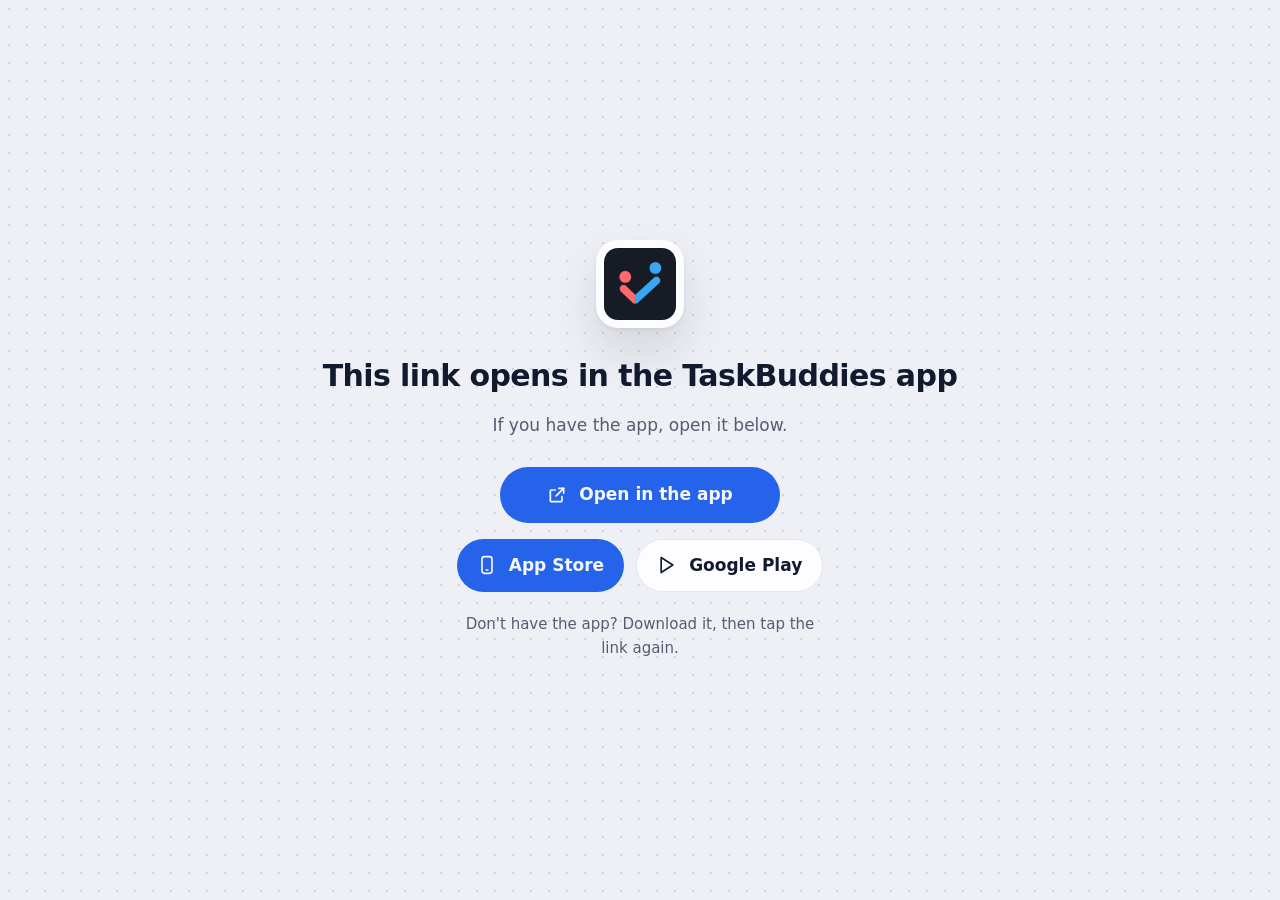
<file: open.html>
<!doctype html>
<html lang="tr">
<head>
  <meta charset="utf-8">
  <meta name="viewport" content="width=device-width, initial-scale=1">
  <title>TaskBuddies uygulamasında aç</title>
  <meta name="robots" content="noindex">
  <meta name="apple-itunes-app" content="app-id=6759522037">
  <link rel="icon" type="image/png" href="/assets/icon-192.png?v=2">
  <link rel="stylesheet" href="/style.css?v=91cb1b88c2">
</head>
<body>
  <main class="open" id="page">
    <div>
      <img class="logo" src="/assets/icon-192.png?v=2" alt="TaskBuddies" width="88" height="88">
      <h1 id="title">Bu bağlantı TaskBuddies uygulamasında açılır</h1>
      <p id="lead">Uygulama yüklü değilse önce indir, sonra bağlantıya tekrar dokun. Davetler ve şifre sıfırlama doğrudan uygulamada açılır.</p>
      <a class="store open-app" id="open-app" href="#" hidden>
        <svg viewBox="0 0 24 24" fill="none" stroke="currentColor" stroke-width="2" stroke-linecap="round" stroke-linejoin="round" aria-hidden="true"><path d="M14 4h6v6"/><path d="M20 4l-9 9"/><path d="M18 14v5a1 1 0 0 1-1 1H5a1 1 0 0 1-1-1V7a1 1 0 0 1 1-1h5"/></svg>
        <span id="open-label">Uygulamada aç</span>
      </a>
      <div class="stores">
        <a class="store" id="ios" href="https://apps.apple.com/app/id6759522037" rel="noopener">
          <svg viewBox="0 0 24 24" fill="none" stroke="currentColor" stroke-width="2" stroke-linecap="round" stroke-linejoin="round" aria-hidden="true"><rect x="6" y="2" width="12" height="20" rx="3"/><path d="M11 18h2"/></svg>
          <span>App Store</span>
        </a>
        <a class="store" id="android" href="https://play.google.com/store/apps/details?id=com.taskbuddies.mobile" rel="noopener">
          <svg viewBox="0 0 24 24" fill="none" stroke="currentColor" stroke-width="2" stroke-linecap="round" stroke-linejoin="round" aria-hidden="true"><path d="M5 3l14 9-14 9V3z"/></svg>
          <span>Google Play</span>
        </a>
      </div>
      <p class="hint" id="hint" hidden></p>
    </div>
  </main>
  <script>
    (function () {
      var PLAY = 'https://play.google.com/store/apps/details?id=com.taskbuddies.mobile';
      var lang = (navigator.language || 'tr').toLowerCase().indexOf('tr') === 0 ? 'tr' : 'en';
      var path = location.pathname;
      var kind = /^\/(invitations|accept-invitation)/.test(path) || (/^\/register/.test(path) && /[?&]token=/.test(location.search))
        ? 'invite'
        : /^\/(auth\/)?reset-password/.test(path) ? 'reset' : 'other';

      var copy = {
        tr: {
          invite: ['Bir eve davet edildin',
            'Ev işlerini ve ortak masrafları birlikte takip etmek için TaskBuddies\'e katıl. Uygulama yüklüyse aşağıdan aç; davet hemen kabul edilir.',
            'Uygulama yüklü değil mi? İndir, kurduktan sonra WhatsApp\'a (ya da bağlantıyı aldığın yere) dönüp aynı bağlantıya tekrar dokun.'],
          reset: ['Şifreni sıfırla',
            'Yeni şifreni TaskBuddies uygulamasında belirleyeceksin.',
            'Uygulama yüklü değil mi? İndir, sonra e-postadaki bağlantıya tekrar dokun.'],
          other: ['Bu bağlantı TaskBuddies uygulamasında açılır',
            'Uygulama yüklüyse aşağıdan aç.',
            'Uygulama yüklü değil mi? İndir, sonra bağlantıya tekrar dokun.'],
          open: 'Uygulamada aç',
          nudge: 'Uygulama açılmadıysa henüz yüklü değil: önce indir, sonra bağlantıya tekrar dokun.',
          title: 'TaskBuddies uygulamasında aç'
        },
        en: {
          invite: ['You\'re invited to a home',
            'Join on TaskBuddies to share chores and expenses together. If you have the app, open it below and the invitation is accepted right away.',
            'Don\'t have the app? Download it, then go back to WhatsApp (or wherever you got the link) and tap the same link again.'],
          reset: ['Reset your password',
            'You\'ll set your new password in the TaskBuddies app.',
            'Don\'t have the app? Download it, then tap the link in the email again.'],
          other: ['This link opens in the TaskBuddies app',
            'If you have the app, open it below.',
            'Don\'t have the app? Download it, then tap the link again.'],
          open: 'Open in the app',
          nudge: 'If the app didn\'t open, it isn\'t installed yet: download it first, then tap the link again.',
          title: 'Open in TaskBuddies'
        }
      }[lang];

      var text = copy[kind];
      document.documentElement.lang = lang;
      document.title = copy.title;
      document.getElementById('title').textContent = text[0];
      document.getElementById('lead').textContent = text[1];
      var hint = document.getElementById('hint');
      hint.textContent = text[2];
      hint.hidden = false;
      document.getElementById('open-label').textContent = copy.open;

      // Uygulamanın tanıdığı yol (Android App Links filtresi /accept-invitation'ı kapsamıyor)
      var appPath = path.indexOf('/accept-invitation') === 0 ? '/invitations/accept-by-token' : path;
      var appTarget = appPath + location.search;

      var ua = navigator.userAgent;
      var isIOS = /iPhone|iPad|iPod/.test(ua) || (/Macintosh/.test(ua) && 'ontouchend' in document);
      var isAndroid = /Android/.test(ua);
      var openApp = document.getElementById('open-app');

      if (isIOS) {
        document.getElementById('android').style.display = 'none';
        // Universal Link tarayıcıda açıldıysa (WhatsApp içi tarayıcı, iOS Chrome) özel şema uygulamayı açar
        openApp.href = 'taskbuddies://' + appTarget;
      } else if (isAndroid) {
        document.getElementById('ios').style.display = 'none';
        // Paket hedefli intent: App Links doğrulaması olmasa da uygulamanın https filtresine gider;
        // uygulama yoksa Play Store açılır.
        openApp.href = 'intent://taskbuddies.net' + appTarget +
          '#Intent;scheme=https;package=com.taskbuddies.mobile;S.browser_fallback_url=' +
          encodeURIComponent(PLAY) + ';end';
      }

      if (isIOS || isAndroid) {
        openApp.hidden = false;
        document.getElementById('page').classList.add('has-app');
        openApp.addEventListener('click', function () {
          // Uygulama açılırsa sayfa arka plana düşer; açılmadıysa kullanıcıyı mağazaya yönlendir
          setTimeout(function () {
            if (!document.hidden) {
              hint.textContent = copy.nudge;
              hint.classList.add('nudge');
            }
          }, 1600);
        });
      }
    })();
  </script>
</body>
</html>
</file>
<file: style.css>
/* Hallmark · checked: 2026-11-17 · genre: modern-minimal · theme: custom (by request: ChronoTask-style light canvas) · shape: Workbench
 * hero: centred on a dotted panel, product cards floating at the corners · nav: wordmark, centred links, one ghost action · footer: a dotted panel with the action, links and icon tiles
 * signature: the two-sided debt record, shown as a floating confirmation card and the real debt screen · built: redesign full · v2.0.0 */
/* Hallmark · pre-emit critique: P4 H4 E4 S4 R4 V4 · weakest: P, the floating cards are sample UI built in HTML; the real screens carry the proof below the hero */

:root {
  --bg: #f7f8fb;
  --panel: #eef0f5;
  --surface: #fdfdff;
  --ink: #121a30;
  --ink-soft: #6b7487;
  --muted: #545d70;
  --line: #e3e6ee;
  --dot: #cfd4df;
  --blue: #2563eb;
  --blue-deep: #1d4ed8;
  --accent-ink: #1d4ed8;
  --col-gap: 48px;
  --blue-wash: #dbe7ff;
  --on-blue: #f5f8ff;
  --sticky: #fde68a;
  --sticky-ink: #3f3410;
  --pin: #e5484d;
  --green: #15803d;
  --green-wash: #dcfce7;
  --amber: #b45309;
  --coral: #f05252;
  --shadow-1: 0 1px 2px rgba(15, 23, 42, .06), 0 8px 24px rgba(15, 23, 42, .08);
  --shadow-2: 0 2px 4px rgba(15, 23, 42, .06), 0 24px 48px rgba(15, 23, 42, .12);
  --focus: var(--blue);
  --font: "Inter", system-ui, -apple-system, "Segoe UI", Roboto, sans-serif;
  --r-lg: 28px;
  --r-md: 20px;
  --r-sm: 12px;
  --max: 1200px;
  --section-gap: 128px;
}
@media (prefers-color-scheme: dark) {
  :root:not([data-theme="light"]) {
    --bg: #0c0f17; --panel: #131826; --surface: #182032; --ink: #eef1f8; --ink-soft: #8d97ad; --muted: #a5adc0;
    --line: #252d42; --dot: #2a3349; --blue-wash: #1c2a4d; --green-wash: #12301f; --green: #4ade80; --focus: #8db2ff;
    --sticky: #e9cf6d; --amber: #f59e0b; --accent-ink: #a9c4ff;
  }
}
:root[data-theme="dark"] {
  --bg: #0c0f17; --panel: #131826; --surface: #182032; --ink: #eef1f8; --ink-soft: #8d97ad; --muted: #a5adc0;
  --line: #252d42; --dot: #2a3349; --blue-wash: #1c2a4d; --green-wash: #12301f; --green: #4ade80; --focus: #8db2ff;
  --sticky: #e9cf6d; --amber: #f59e0b; --accent-ink: #a9c4ff;
}

* { box-sizing: border-box; }
html { scroll-behavior: smooth; overflow-x: clip; }
body { margin: 0; overflow-x: clip; background: var(--bg); color: var(--ink); font: 400 17px/1.6 var(--font); -webkit-font-smoothing: antialiased; }
::selection { background: var(--blue-wash); color: var(--ink); }
img { max-width: 100%; height: auto; display: block; }
a { color: inherit; }
h1, h2, h3 { text-wrap: balance; overflow-wrap: break-word; min-width: 0; font-weight: 700; }
p { text-wrap: pretty; }
.wrap { width: min(var(--max), calc(100% - 32px)); margin-inline: auto; }
:focus-visible { outline: 3px solid var(--focus); outline-offset: 3px; border-radius: 8px; }
.soft { color: var(--ink-soft); }
.i { width: 20px; height: 20px; flex: none; }
.dots {
  background-color: var(--panel);
  background-image: radial-gradient(var(--dot) 1px, transparent 1.4px);
  background-size: 18px 18px;
}

/* Buttons: one filled recipe, one ghost */
.stores { display: flex; flex-wrap: wrap; gap: 12px; }
.stores.center { justify-content: center; }
.btn {
  display: inline-flex; align-items: center; gap: 12px; text-decoration: none; font-weight: 600; font-size: 16px;
  padding: 8px 20px; border-radius: 999px; border: 1px solid transparent; min-height: 48px;
  transition: transform .15s ease, background-color .15s ease, box-shadow .15s ease;
}
.btn span { line-height: 1.15; text-align: left; }
.btn small { display: block; font-size: 11px; font-weight: 400; opacity: .85; }
.btn-primary { background: var(--blue); color: var(--on-blue); box-shadow: var(--shadow-1); }
.btn-primary:hover { background: var(--blue-deep); transform: translateY(-1px); }
.btn-ghost { background: var(--surface); color: var(--ink); border-color: var(--line); }
.btn-ghost:hover { border-color: var(--ink-soft); transform: translateY(-1px); }
.btn:active { transform: translateY(0) scale(.98); box-shadow: none; }
.btn-sm { padding: 8px 16px; font-size: 15px; }

/* Header */
.top { position: sticky; top: 0; z-index: 10; background: color-mix(in srgb, var(--bg) 88%, transparent); backdrop-filter: blur(12px); }
.top-row { display: grid; grid-template-columns: 1fr auto 1fr; align-items: center; height: 72px; gap: 16px; }
.brand { display: inline-flex; align-items: center; gap: 12px; text-decoration: none; font-weight: 700; font-size: 18px; }
.brand img { width: 32px; height: 32px; border-radius: 8px; }
.links { display: flex; gap: 32px; }
.links a, .lang { text-decoration: none; font-size: 15px; font-weight: 400; color: var(--muted); }
.links a:hover, .lang:hover { color: var(--ink); }
.links a:active, .lang:active { color: var(--blue); }
.top-actions { display: flex; align-items: center; justify-content: flex-end; gap: 20px; }
@media (max-width: 760px) { .links { display: none; } .top-row { grid-template-columns: 1fr auto; } }

/* Hero */
.hero { position: relative; border-radius: var(--r-lg); padding: 64px 24px 32px; overflow: clip; border: 1px solid var(--line); }
.hero-copy { position: relative; z-index: 2; max-width: 760px; margin-inline: auto; text-align: center; display: grid; justify-items: center; }
.app-tile { width: 72px; height: 72px; border-radius: 20px; background: var(--surface); padding: 8px; box-shadow: var(--shadow-2); margin-bottom: 28px; }
.hero h1 { font-size: clamp(38px, 5.6vw, 68px); line-height: 1.05; letter-spacing: -.025em; margin: 0 0 20px; }
.hero h1 span { display: block; }
.lead { font-size: 18px; color: var(--muted); max-width: 32em; margin: 0 0 32px; }

.float { position: absolute; z-index: 1; width: 230px; }
.card-ui { background: var(--surface); color: var(--ink); border-radius: var(--r-md); padding: 16px; box-shadow: var(--shadow-2); font-size: 14px; }
.card-ui p { margin: 0; }
.ui-title { display: flex; align-items: center; gap: 8px; font-weight: 600; color: var(--muted); margin-bottom: 8px !important; }
.ui-title .i { width: 16px; height: 16px; color: var(--accent-ink); }
.ui-strong { font-weight: 600; color: var(--ink); }
.chip { display: inline-flex; align-items: center; gap: 8px; margin-top: 12px !important; padding: 4px 12px; border-radius: 999px; background: var(--blue-wash); color: var(--accent-ink); font-weight: 600; font-size: 13px; }
.chip .i { width: 14px; height: 14px; }
.chip.ok { background: var(--green-wash); color: var(--green); }
.ui-row { display: flex; align-items: center; gap: 8px; margin-top: 8px; }
.ui-row .who { margin-left: auto; color: var(--ink-soft); font-size: 13px; }
.amt { margin-left: auto; font-weight: 700; color: var(--coral); }
.tick { width: 18px; height: 18px; border-radius: 6px; border: 2px solid var(--line); display: grid; place-items: center; flex: none; }
.tick.done { background: var(--blue); border-color: var(--blue); color: var(--on-blue); }
.tick .i { width: 12px; height: 12px; stroke-width: 3; }
.bar { height: 6px; border-radius: 999px; background: var(--panel); margin-top: 8px; overflow: hidden; }
.bar i { display: block; height: 100%; width: var(--w); background: var(--blue); border-radius: inherit; }

.f-note { top: 48px; left: 40px; width: 190px; padding: 24px 20px 20px; background: var(--sticky); color: var(--sticky-ink); border-radius: 6px; box-shadow: var(--shadow-1); transform: rotate(-5deg); font-size: 15px; font-weight: 400; line-height: 1.45; }
.f-note p { margin: 0; }
.pin { position: absolute; top: -8px; left: 50%; width: 14px; height: 14px; border-radius: 50%; background: var(--pin); box-shadow: var(--shadow-1); }
.f-rem { top: 64px; right: 40px; transform: rotate(4deg); }
.f-tasks { bottom: 28px; left: 56px; transform: rotate(3deg); }
.f-debt { bottom: 36px; right: 56px; transform: rotate(-3deg); }
@media (max-width: 1180px) { .float { display: none; } .hero { padding: 56px 20px 64px; } }

/* Sections */
.block { padding: var(--section-gap) 0 0; }
#ozellikler, #features { padding-top: 120px; }
.block.tint { margin-top: var(--section-gap); padding: var(--section-gap) 0; background: var(--panel); color: var(--ink); }
.block.tint + .block { padding-top: var(--section-gap); }
.h2 { font-size: clamp(30px, 4vw, 48px); line-height: 1.1; letter-spacing: -.03em; margin: 0 auto 56px; text-align: center; max-width: 18em; }
.h2 span { display: block; }
.h2.left { text-align: left; margin-left: 0; }
@media (max-width: 720px) { :root { --section-gap: 88px; } }

.cols { display: grid; grid-template-columns: repeat(3, minmax(0, 1fr)); gap: var(--col-gap); margin-bottom: 56px; }
@media (max-width: 820px) { .cols { grid-template-columns: minmax(0, 1fr); gap: 24px; } }
.col { display: grid; grid-template-columns: auto minmax(0, 1fr); column-gap: 16px; align-items: center; }
.col h3 { font-size: 18px; margin: 0; }
.col p { grid-column: 1 / -1; margin-top: 12px !important; }
.col p { margin: 0; color: var(--muted); font-size: 16px; }
.tile { width: 44px; height: 44px; border-radius: var(--r-sm); background: var(--surface); box-shadow: var(--shadow-1); display: grid; place-items: center; color: var(--accent-ink); }

.showcase {
  display: grid; grid-template-columns: repeat(3, minmax(0, 1fr)); gap: var(--col-gap); align-items: end;
  padding: 56px 56px 0; border-radius: var(--r-lg); overflow: clip;
  background: linear-gradient(180deg, var(--blue-wash), var(--panel));
  border: 1px solid var(--line);
}
.phone { border-radius: 32px 32px 0 0; box-shadow: var(--shadow-2); width: 100%; }
.phone.side { transform: translateY(40px); }
@media (max-width: 820px) { .showcase { grid-template-columns: minmax(0, 1fr); padding: 32px 32px 0; } .phone.side { display: none; } }

/* Bento */
.bento { display: grid; grid-template-columns: repeat(3, minmax(0, 1fr)); gap: 20px; }
.b { background: var(--surface); border: 1px solid var(--line); border-radius: var(--r-lg); padding: 28px; display: grid; gap: 24px; align-content: space-between; min-height: 300px; }
.b-wide { grid-column: span 2; grid-template-columns: minmax(0, 1fr) minmax(0, 1.2fr); align-items: center; }
.b h3 { font-size: 20px; margin: 0 0 4px; }
.b p { margin: 0; color: var(--muted); font-size: 16px; }
@media (max-width: 900px) { .bento { grid-template-columns: minmax(0, 1fr); } .b-wide { grid-column: auto; grid-template-columns: minmax(0, 1fr); } }

.mini-list { display: grid; gap: 8px; }
.mini-row { display: flex; align-items: center; gap: 12px; padding: 12px 16px; border-radius: var(--r-sm); background: var(--bg); color: var(--ink); border: 1px solid var(--line); font-size: 15px; }
.mini-row .who { margin-left: auto; color: var(--ink-soft); font-size: 13px; }
.mini-row .when { color: var(--accent-ink); font-size: 13px; font-weight: 600; min-width: 72px; text-align: right; }

.bars { display: grid; grid-template-columns: repeat(4, minmax(0, 1fr)); gap: 12px; align-items: end; height: 150px; }
.bar-col { display: grid; grid-template-rows: 1fr auto; height: 100%; gap: 8px; text-align: center; font-size: 12px; color: var(--ink-soft); }
.bar-col i { align-self: end; height: var(--h); border-radius: 8px; background: var(--blue-wash); color: var(--ink); }
.bar-col:nth-child(3) i { background: var(--blue); }

.ring { width: 150px; aspect-ratio: 1; border-radius: 50%; justify-self: center; display: grid; place-items: center;
  background: conic-gradient(var(--blue) 0 62%, var(--panel) 62% 100%); }
.ring span { width: 112px; aspect-ratio: 1; border-radius: 50%; background: var(--surface); display: grid; place-items: center; font-weight: 700; }

.poll { background: var(--bg); border: 1px solid var(--line); border-radius: var(--r-md); padding: 20px; display: grid; gap: 12px; }
.opt { position: relative; padding: 12px 16px; border-radius: var(--r-sm); border: 1px solid var(--line); background: var(--surface); overflow: hidden; font-size: 15px; color: var(--ink); }
.opt::before { content: ""; position: absolute; inset: 0 auto 0 0; width: var(--w); background: var(--blue-wash); }
.opt span { position: relative; }

/* Debt */
.split { display: grid; grid-template-columns: repeat(2, minmax(0, 1fr)); gap: var(--col-gap); align-items: center; }
@media (max-width: 900px) { .split { grid-template-columns: minmax(0, 1fr); gap: 40px; } }
.steps { list-style: none; margin: 0; padding: 0; display: grid; gap: 16px; counter-reset: s; }
.steps li { counter-increment: s; display: flex; gap: 16px; align-items: flex-start; font-size: 17px; }
.steps li::before { content: counter(s); flex: none; width: 32px; height: 32px; border-radius: 10px; display: grid; place-items: center; font-weight: 700; font-size: 14px; background: var(--surface); box-shadow: var(--shadow-1); color: var(--accent-ink); }
.debt-visual { position: relative; border-radius: var(--r-lg); padding: 48px 48px 0; overflow: clip; border: 1px solid var(--line); }
.debt-visual { background-color: var(--panel); background-image: radial-gradient(var(--dot) 1px, transparent 1.4px); background-size: 18px 18px; }
.phone.solo { max-width: 360px; margin-inline: auto; }
.float-badge { position: absolute; left: 24px; top: 40%; display: flex; align-items: center; gap: 8px; margin: 0; padding: 12px 16px; border-radius: var(--r-sm); background: var(--surface); box-shadow: var(--shadow-2); font-weight: 600; font-size: 15px; color: var(--green); transform: rotate(-3deg); }

/* FAQ */
.faq-wrap { display: grid; grid-template-columns: minmax(0, 1fr) minmax(0, 1.6fr); gap: var(--col-gap); align-items: start; }
@media (max-width: 900px) { .faq-wrap { grid-template-columns: minmax(0, 1fr); gap: 0; } }
.faq { display: grid; gap: 12px; }
.faq details { background: var(--surface); border: 1px solid var(--line); border-radius: var(--r-md); padding: 20px 24px; }
.faq summary { cursor: pointer; font-weight: 600; font-size: 17px; }
.faq summary:hover { color: var(--blue); }
.faq details p { color: var(--muted); margin: 12px 0 0; }
.faq details:not([open]) > p { display: none; }

/* Footer */
footer { padding: var(--section-gap) 0 32px; }
.foot { border-radius: var(--r-lg); border: 1px solid var(--line); padding: 56px 56px 32px; position: relative; overflow: clip; }
.foot-top { display: grid; grid-template-columns: minmax(0, 1.4fr) minmax(0, 1fr); gap: var(--col-gap); }
.foot-h { font-size: clamp(30px, 3.6vw, 44px); font-weight: 700; line-height: 1.1; letter-spacing: -.03em; margin: 24px 0 32px; }
.foot-h span { display: block; }
.foot-links { display: grid; grid-template-columns: repeat(2, minmax(0, 1fr)); gap: 12px 32px; align-content: start; }
.foot-links a { text-decoration: none; color: var(--muted); font-size: 15px; white-space: nowrap; }
.foot-links a:hover { color: var(--ink); }
.foot-links a:active { color: var(--blue); }
.tiles { position: relative; height: 200px; margin-top: 32px; }
.tiles .tile { position: absolute; width: 56px; height: 56px; border-radius: 16px; }
.tiles .tile .i { width: 24px; height: 24px; }
.t0 { left: 2%; top: 40%; transform: rotate(-8deg); } .t1 { left: 12%; top: 8%; transform: rotate(6deg); }
.t2 { left: 23%; top: 58%; transform: rotate(-4deg); color: var(--green) !important; } .t3 { left: 34%; top: 18%; transform: rotate(10deg); color: var(--amber) !important; }
.t4 { left: 45%; top: 62%; transform: rotate(-10deg); } .t5 { left: 55%; top: 12%; transform: rotate(4deg); }
.t6 { left: 65%; top: 52%; transform: rotate(8deg); color: var(--coral) !important; } .t7 { left: 75%; top: 14%; transform: rotate(-6deg); }
.t8 { left: 85%; top: 54%; transform: rotate(5deg); } .t9 { left: 93%; top: 10%; transform: rotate(-9deg); }
.foot-bottom { display: flex; justify-content: space-between; flex-wrap: wrap; gap: 12px; padding-top: 24px; border-top: 1px solid var(--line); color: var(--ink-soft); font-size: 14px; }
.foot-bottom a { text-decoration: none; }
@media (max-width: 820px) { .foot { padding: 40px 24px 24px; } .foot-top { grid-template-columns: minmax(0, 1fr); } .tiles { height: 140px; } }

/* Open-in-app page (open.html) */
.open { min-height: 100vh; display: grid; place-items: center; text-align: center; padding: 32px 16px; }
.open { background-color: var(--panel); background-image: radial-gradient(var(--dot) 1px, transparent 1.4px); background-size: 18px 18px; }
.open img.logo { width: 88px; height: 88px; border-radius: 22px; background: var(--surface); padding: 8px; box-shadow: var(--shadow-2); margin: 0 auto 24px; }
.open h1 { font-size: 30px; margin: 0 0 12px; letter-spacing: -.02em; }
.open p { color: var(--muted); max-width: 28em; margin: 0 auto 28px; }
.open .stores { justify-content: center; }
.store { display: inline-flex; align-items: center; gap: 12px; text-decoration: none; font-weight: 600; padding: 12px 20px; border-radius: 999px; background: var(--blue); color: var(--on-blue); }
.store:hover { background: var(--blue-deep); }
.store:active { transform: scale(.98); }
.store + .store { background: var(--surface); color: var(--ink); border: 1px solid var(--line); }
.store svg { width: 20px; height: 20px; }
/* Telefonda "Uygulamada aç" ana eylem; mağaza bağlantıları ikincil */
.open .open-app { margin: 0 auto 16px; justify-content: center; min-width: min(280px, 100%); padding: 14px 24px; font-size: 17px; }
.open.has-app .stores .store { background: var(--surface); color: var(--ink); border: 1px solid var(--line); }
.open .hint { font-size: 15px; margin: 20px auto 0; }
.open .hint[hidden] { display: none; }
.open .hint.nudge { color: var(--ink); font-weight: 600; }

@media (prefers-reduced-motion: reduce) {
  html { scroll-behavior: auto; }
  .btn, .store { transition: none; }
  .btn:hover, .btn:active, .store:active { transform: none; }
}
</file>
